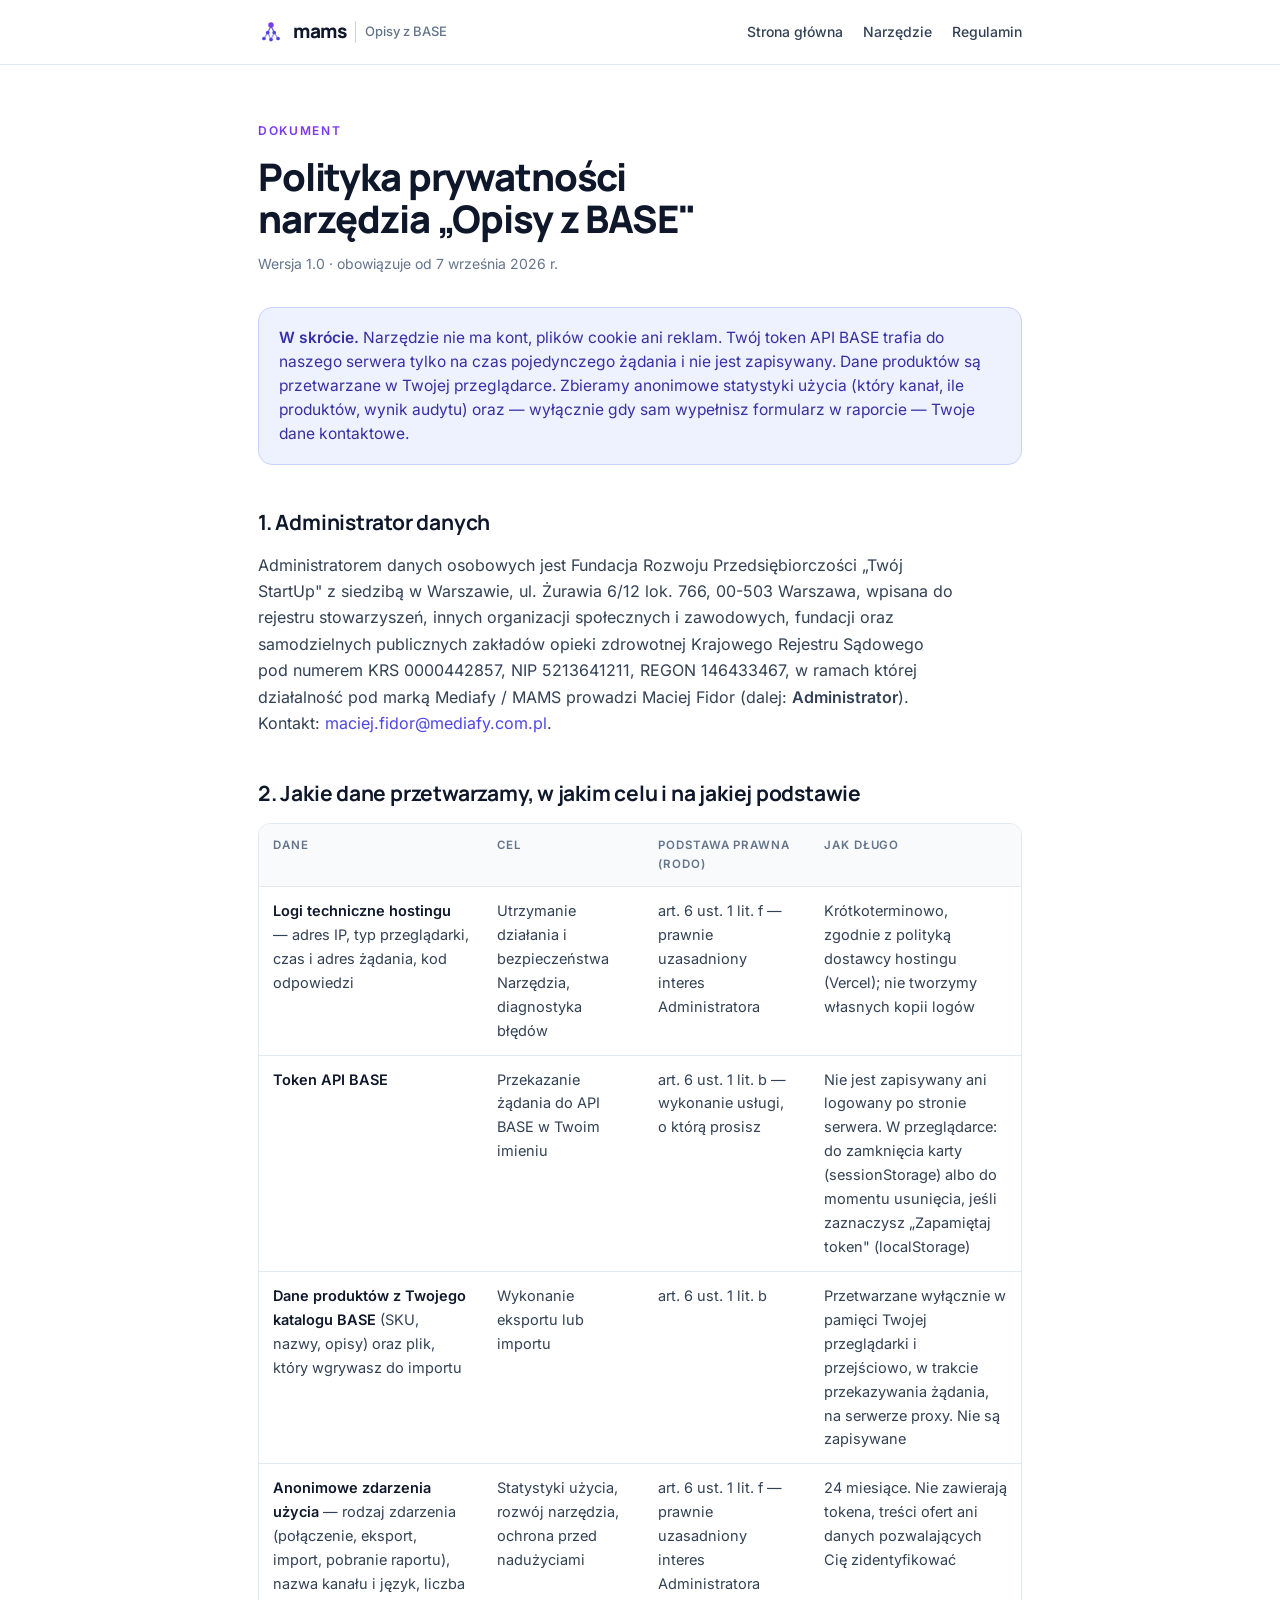
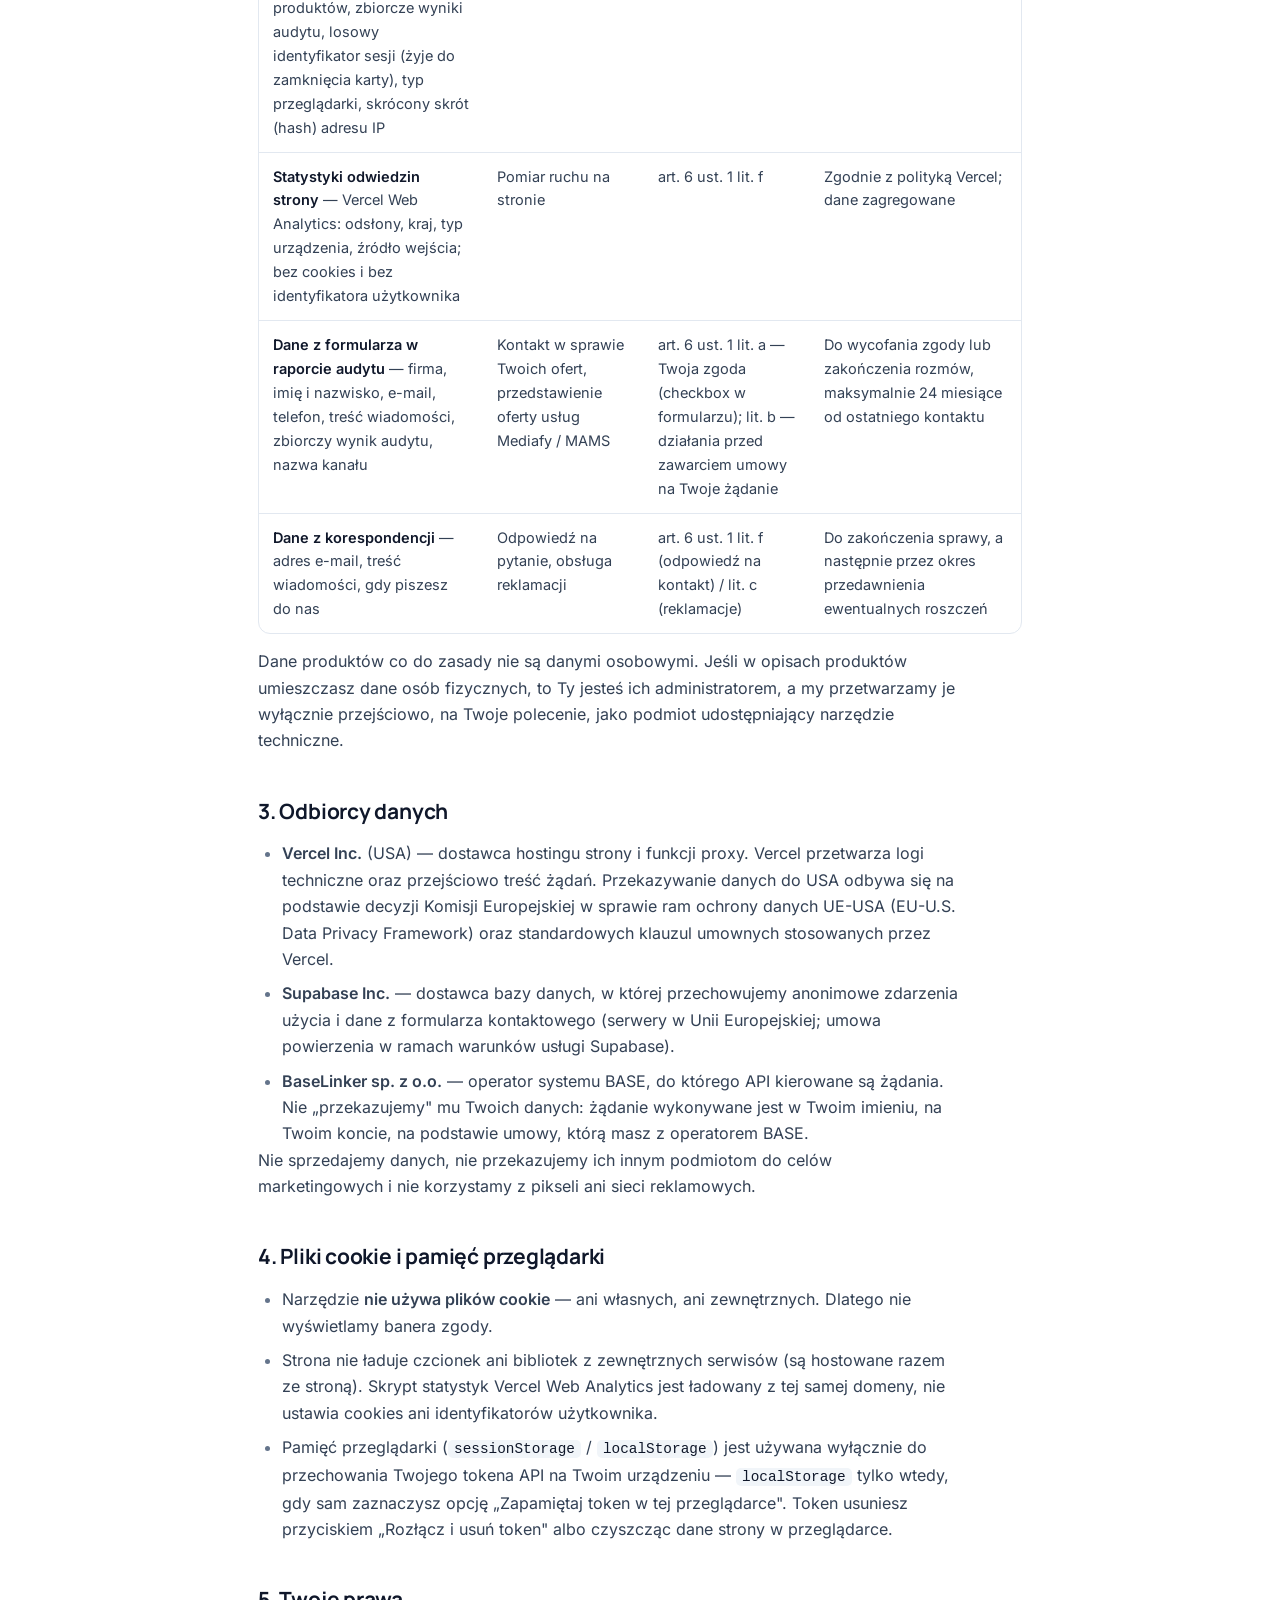
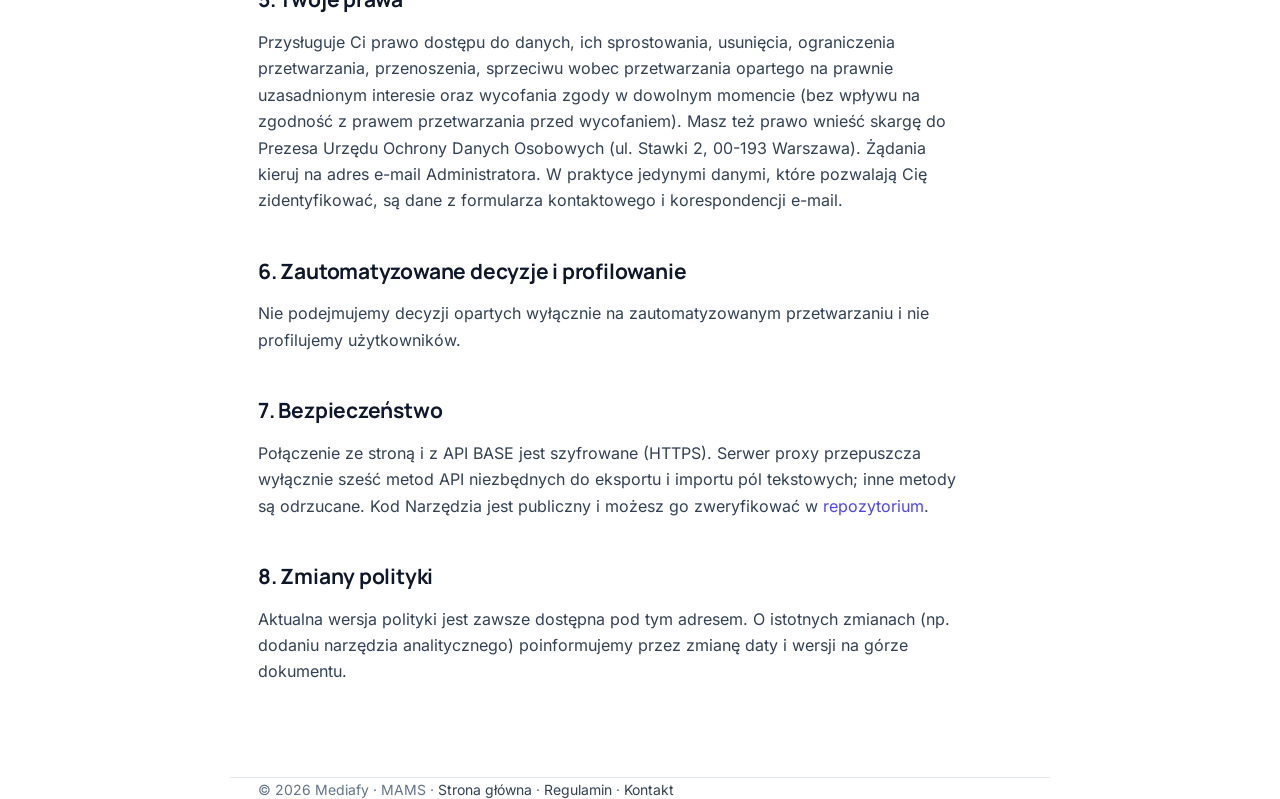
<file: polityka-prywatnosci.html>
<!DOCTYPE html>
<html lang="pl">
<head>
<meta charset="utf-8">
<meta name="viewport" content="width=device-width, initial-scale=1">
<title>Polityka prywatności — Opisy z BASE</title>
<meta name="robots" content="noindex">
<link rel="icon" href="favicon.svg" type="image/svg+xml">
<link rel="stylesheet" href="fonts.css">
<link rel="stylesheet" href="doc.css">
</head>
<body>
<div class="nav"><div class="wrap">
  <a class="brand" href="/"><svg width="26" height="26" viewBox="0 0 48 48" fill="none" aria-hidden="true"><g stroke="#4F46E5" stroke-width="2.4" stroke-linecap="round"><path d="M11 36 L18 25" opacity=".55"/><path d="M24 38 L18 25" opacity=".55"/><path d="M24 38 L30 25" opacity=".55"/><path d="M37 36 L30 25" opacity=".55"/><path d="M18 25 L24 13" opacity=".85"/><path d="M30 25 L24 13" opacity=".85"/></g><g fill="#4F46E5"><circle cx="11" cy="36" r="3.4"/><circle cx="24" cy="38" r="3.4"/><circle cx="37" cy="36" r="3.4"/><circle cx="18" cy="25" r="3.4"/><circle cx="30" cy="25" r="3.4"/></g><circle cx="24" cy="11" r="5" fill="#7C3AED"/></svg>mams <small>Opisy z BASE</small></a>
  <nav><a href="/">Strona główna</a><a href="/app">Narzędzie</a><a href="/regulamin">Regulamin</a></nav>
</div></div>

<main class="wrap doc">
  <div class="eyebrow">Dokument</div>
  <h1>Polityka prywatności narzędzia „Opisy z BASE"</h1>
  <p class="meta">Wersja 1.0 · obowiązuje od 7 września 2026 r.</p>

  <div class="summary">
    <b>W skrócie.</b> Narzędzie nie ma kont, plików cookie ani reklam. Twój token API BASE trafia do naszego serwera tylko na czas pojedynczego żądania i nie jest zapisywany. Dane produktów są przetwarzane w Twojej przeglądarce. Zbieramy anonimowe statystyki użycia (który kanał, ile produktów, wynik audytu) oraz — wyłącznie gdy sam wypełnisz formularz w raporcie — Twoje dane kontaktowe.
  </div>

  <h2>1. Administrator danych</h2>
  <p>Administratorem danych osobowych jest Fundacja Rozwoju Przedsiębiorczości „Twój StartUp" z siedzibą w Warszawie, ul. Żurawia 6/12 lok. 766, 00-503 Warszawa, wpisana do rejestru stowarzyszeń, innych organizacji społecznych i zawodowych, fundacji oraz samodzielnych publicznych zakładów opieki zdrowotnej Krajowego Rejestru Sądowego pod numerem KRS 0000442857, NIP 5213641211, REGON 146433467, w ramach której działalność pod marką Mediafy / MAMS prowadzi Maciej Fidor (dalej: <b>Administrator</b>). Kontakt: <a href="mailto:maciej.fidor@mediafy.com.pl">maciej.fidor@mediafy.com.pl</a>.</p>

  <h2>2. Jakie dane przetwarzamy, w jakim celu i na jakiej podstawie</h2>
  <div class="tbl-wrap"><table>
    <tr><th>Dane</th><th>Cel</th><th>Podstawa prawna (RODO)</th><th>Jak długo</th></tr>
    <tr>
      <td><b>Logi techniczne hostingu</b> — adres IP, typ przeglądarki, czas i adres żądania, kod odpowiedzi</td>
      <td>Utrzymanie działania i bezpieczeństwa Narzędzia, diagnostyka błędów</td>
      <td>art. 6 ust. 1 lit. f — prawnie uzasadniony interes Administratora</td>
      <td>Krótkoterminowo, zgodnie z polityką dostawcy hostingu (Vercel); nie tworzymy własnych kopii logów</td>
    </tr>
    <tr>
      <td><b>Token API BASE</b></td>
      <td>Przekazanie żądania do API BASE w Twoim imieniu</td>
      <td>art. 6 ust. 1 lit. b — wykonanie usługi, o którą prosisz</td>
      <td>Nie jest zapisywany ani logowany po stronie serwera. W przeglądarce: do zamknięcia karty (sessionStorage) albo do momentu usunięcia, jeśli zaznaczysz „Zapamiętaj token" (localStorage)</td>
    </tr>
    <tr>
      <td><b>Dane produktów z Twojego katalogu BASE</b> (SKU, nazwy, opisy) oraz plik, który wgrywasz do importu</td>
      <td>Wykonanie eksportu lub importu</td>
      <td>art. 6 ust. 1 lit. b</td>
      <td>Przetwarzane wyłącznie w pamięci Twojej przeglądarki i przejściowo, w trakcie przekazywania żądania, na serwerze proxy. Nie są zapisywane</td>
    </tr>
    <tr>
      <td><b>Anonimowe zdarzenia użycia</b> — rodzaj zdarzenia (połączenie, eksport, import, pobranie raportu), nazwa kanału i język, liczba produktów, zbiorcze wyniki audytu, losowy identyfikator sesji (żyje do zamknięcia karty), typ przeglądarki, skrócony skrót (hash) adresu IP</td>
      <td>Statystyki użycia, rozwój narzędzia, ochrona przed nadużyciami</td>
      <td>art. 6 ust. 1 lit. f — prawnie uzasadniony interes Administratora</td>
      <td>24 miesiące. Nie zawierają tokena, treści ofert ani danych pozwalających Cię zidentyfikować</td>
    </tr>
    <tr>
      <td><b>Statystyki odwiedzin strony</b> — Vercel Web Analytics: odsłony, kraj, typ urządzenia, źródło wejścia; bez cookies i bez identyfikatora użytkownika</td>
      <td>Pomiar ruchu na stronie</td>
      <td>art. 6 ust. 1 lit. f</td>
      <td>Zgodnie z polityką Vercel; dane zagregowane</td>
    </tr>
    <tr>
      <td><b>Dane z formularza w raporcie audytu</b> — firma, imię i nazwisko, e-mail, telefon, treść wiadomości, zbiorczy wynik audytu, nazwa kanału</td>
      <td>Kontakt w sprawie Twoich ofert, przedstawienie oferty usług Mediafy / MAMS</td>
      <td>art. 6 ust. 1 lit. a — Twoja zgoda (checkbox w formularzu); lit. b — działania przed zawarciem umowy na Twoje żądanie</td>
      <td>Do wycofania zgody lub zakończenia rozmów, maksymalnie 24 miesiące od ostatniego kontaktu</td>
    </tr>
    <tr>
      <td><b>Dane z korespondencji</b> — adres e-mail, treść wiadomości, gdy piszesz do nas</td>
      <td>Odpowiedź na pytanie, obsługa reklamacji</td>
      <td>art. 6 ust. 1 lit. f (odpowiedź na kontakt) / lit. c (reklamacje)</td>
      <td>Do zakończenia sprawy, a następnie przez okres przedawnienia ewentualnych roszczeń</td>
    </tr>
  </table></div>
  <p>Dane produktów co do zasady nie są danymi osobowymi. Jeśli w opisach produktów umieszczasz dane osób fizycznych, to Ty jesteś ich administratorem, a my przetwarzamy je wyłącznie przejściowo, na Twoje polecenie, jako podmiot udostępniający narzędzie techniczne.</p>

  <h2>3. Odbiorcy danych</h2>
  <ul>
    <li><b>Vercel Inc.</b> (USA) — dostawca hostingu strony i funkcji proxy. Vercel przetwarza logi techniczne oraz przejściowo treść żądań. Przekazywanie danych do USA odbywa się na podstawie decyzji Komisji Europejskiej w sprawie ram ochrony danych UE-USA (EU-U.S. Data Privacy Framework) oraz standardowych klauzul umownych stosowanych przez Vercel.</li>
    <li><b>Supabase Inc.</b> — dostawca bazy danych, w której przechowujemy anonimowe zdarzenia użycia i dane z formularza kontaktowego (serwery w Unii Europejskiej; umowa powierzenia w ramach warunków usługi Supabase).</li>
    <li><b>BaseLinker sp. z o.o.</b> — operator systemu BASE, do którego API kierowane są żądania. Nie „przekazujemy" mu Twoich danych: żądanie wykonywane jest w Twoim imieniu, na Twoim koncie, na podstawie umowy, którą masz z operatorem BASE.</li>
  </ul>
  <p>Nie sprzedajemy danych, nie przekazujemy ich innym podmiotom do celów marketingowych i nie korzystamy z pikseli ani sieci reklamowych.</p>

  <h2>4. Pliki cookie i pamięć przeglądarki</h2>
  <ul>
    <li>Narzędzie <b>nie używa plików cookie</b> — ani własnych, ani zewnętrznych. Dlatego nie wyświetlamy banera zgody.</li>
    <li>Strona nie ładuje czcionek ani bibliotek z zewnętrznych serwisów (są hostowane razem ze stroną). Skrypt statystyk Vercel Web Analytics jest ładowany z tej samej domeny, nie ustawia cookies ani identyfikatorów użytkownika.</li>
    <li>Pamięć przeglądarki (<span class="mono">sessionStorage</span> / <span class="mono">localStorage</span>) jest używana wyłącznie do przechowania Twojego tokena API na Twoim urządzeniu — <span class="mono">localStorage</span> tylko wtedy, gdy sam zaznaczysz opcję „Zapamiętaj token w tej przeglądarce". Token usuniesz przyciskiem „Rozłącz i usuń token" albo czyszcząc dane strony w przeglądarce.</li>
  </ul>

  <h2>5. Twoje prawa</h2>
  <p>Przysługuje Ci prawo dostępu do danych, ich sprostowania, usunięcia, ograniczenia przetwarzania, przenoszenia, sprzeciwu wobec przetwarzania opartego na prawnie uzasadnionym interesie oraz wycofania zgody w dowolnym momencie (bez wpływu na zgodność z prawem przetwarzania przed wycofaniem). Masz też prawo wnieść skargę do Prezesa Urzędu Ochrony Danych Osobowych (ul. Stawki 2, 00-193 Warszawa). Żądania kieruj na adres e-mail Administratora. W praktyce jedynymi danymi, które pozwalają Cię zidentyfikować, są dane z formularza kontaktowego i korespondencji e-mail.</p>

  <h2>6. Zautomatyzowane decyzje i profilowanie</h2>
  <p>Nie podejmujemy decyzji opartych wyłącznie na zautomatyzowanym przetwarzaniu i nie profilujemy użytkowników.</p>

  <h2>7. Bezpieczeństwo</h2>
  <p>Połączenie ze stroną i z API BASE jest szyfrowane (HTTPS). Serwer proxy przepuszcza wyłącznie sześć metod API niezbędnych do eksportu i importu pól tekstowych; inne metody są odrzucane. Kod Narzędzia jest publiczny i możesz go zweryfikować w <a href="https://github.com/feedor24/opisy-z-base" target="_blank" rel="noopener">repozytorium</a>.</p>

  <h2>8. Zmiany polityki</h2>
  <p>Aktualna wersja polityki jest zawsze dostępna pod tym adresem. O istotnych zmianach (np. dodaniu narzędzia analitycznego) poinformujemy przez zmianę daty i wersji na górze dokumentu.</p>
</main>

<footer class="wrap">© 2026 Mediafy · MAMS · <a href="/">Strona główna</a> · <a href="/regulamin">Regulamin</a> · <a href="mailto:maciej.fidor@mediafy.com.pl">Kontakt</a></footer>
</body>
</html>
</file>
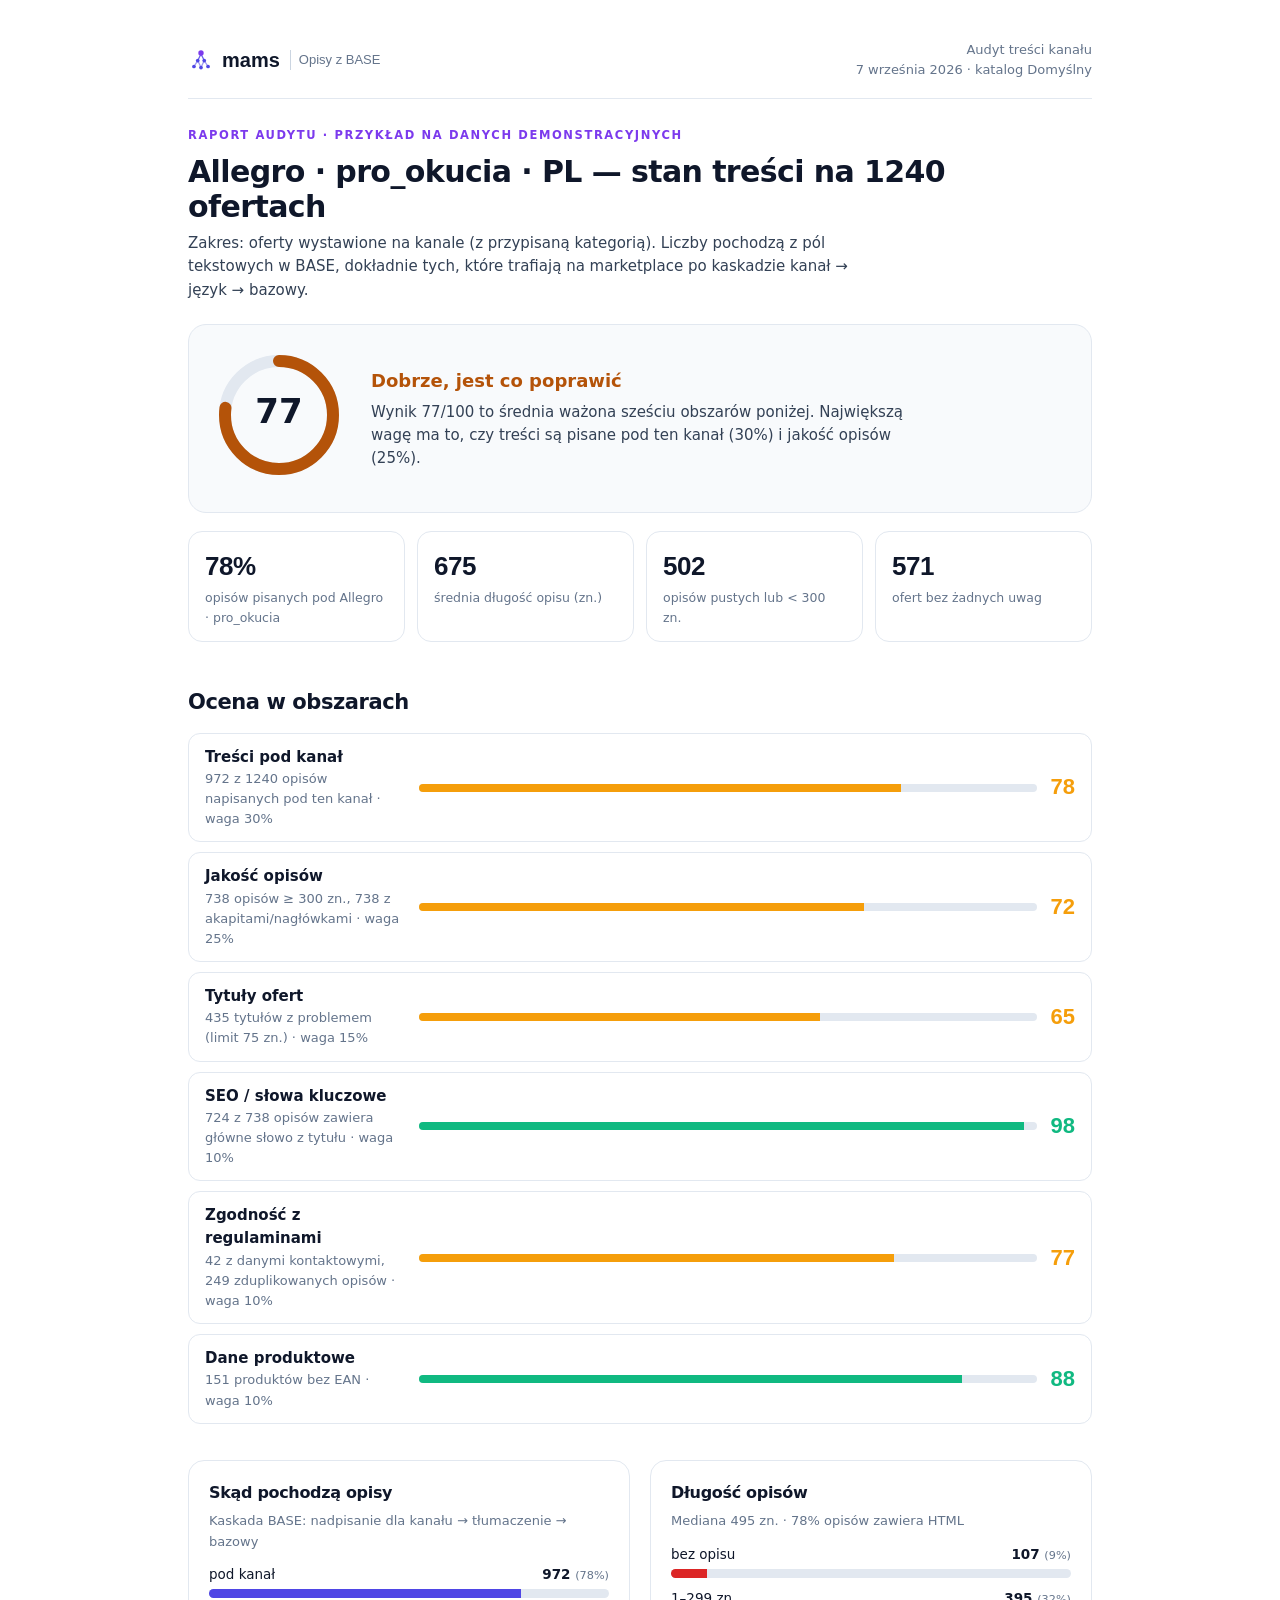
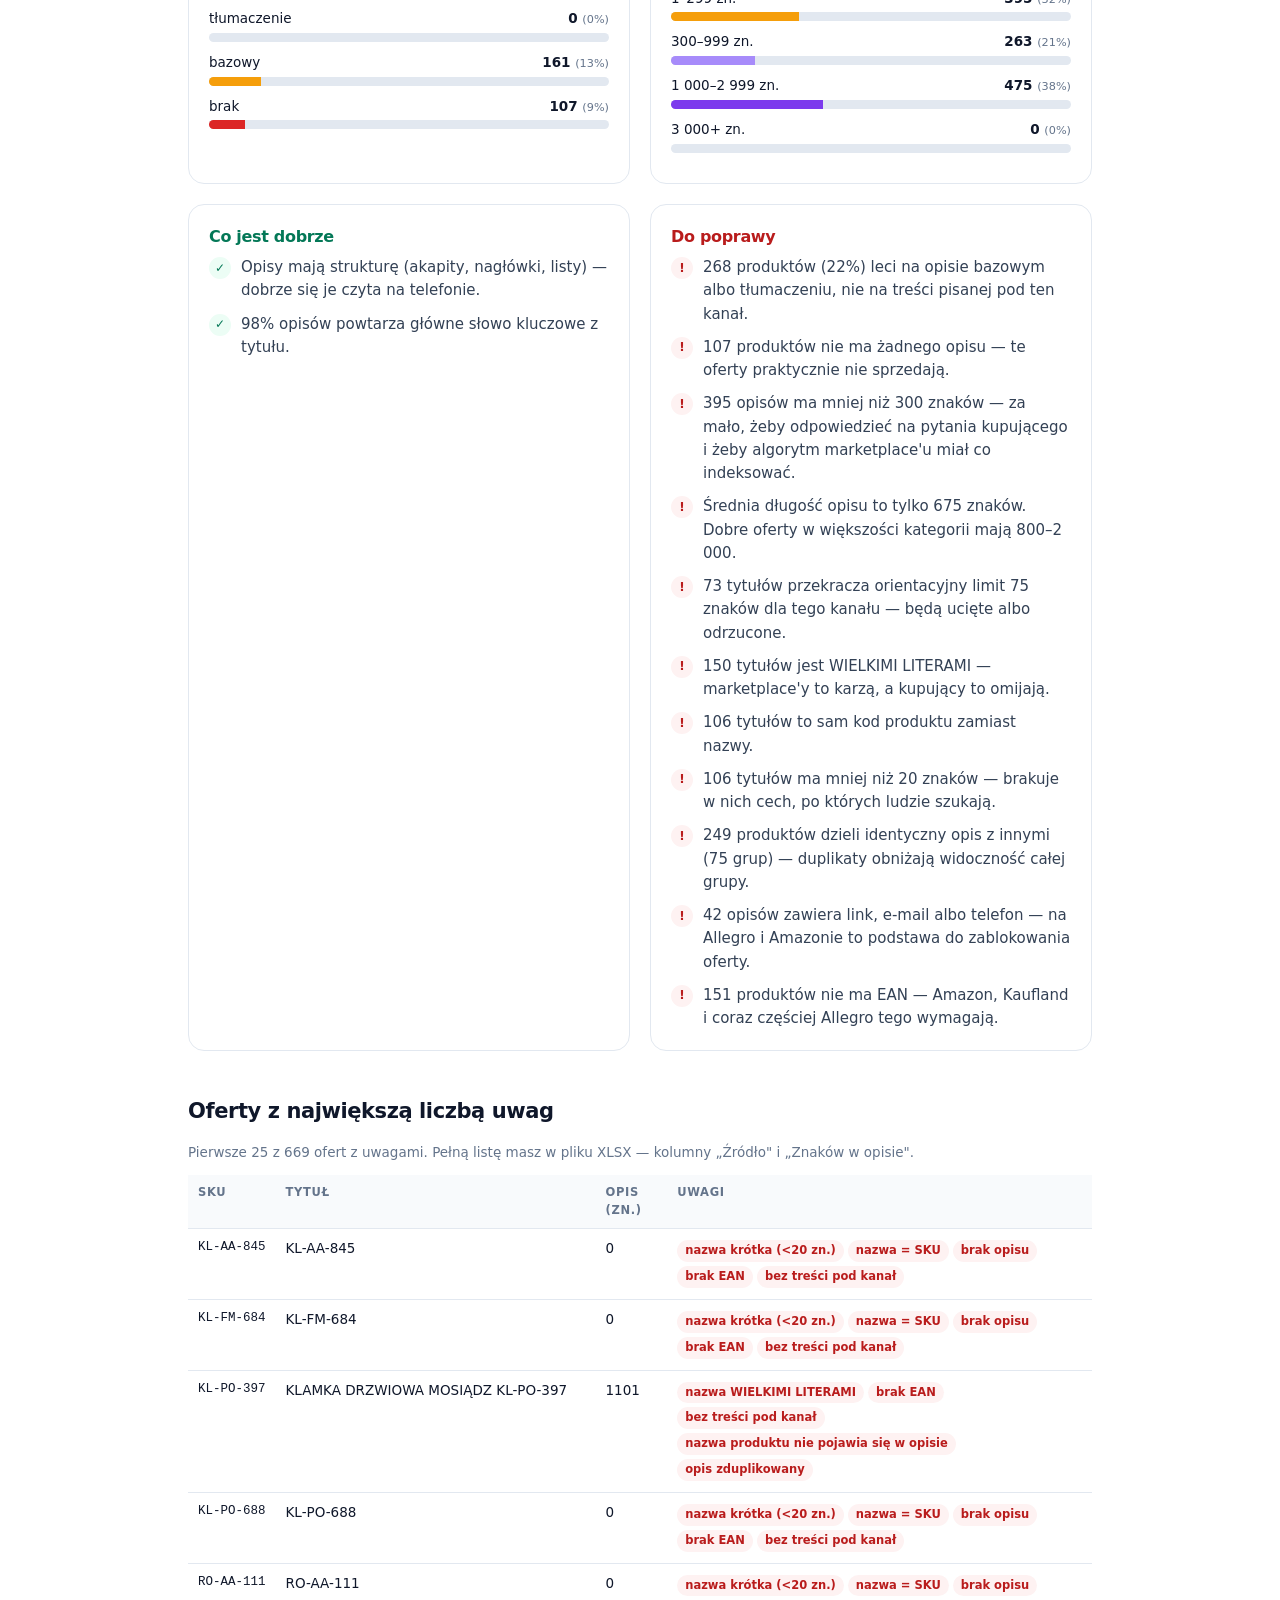
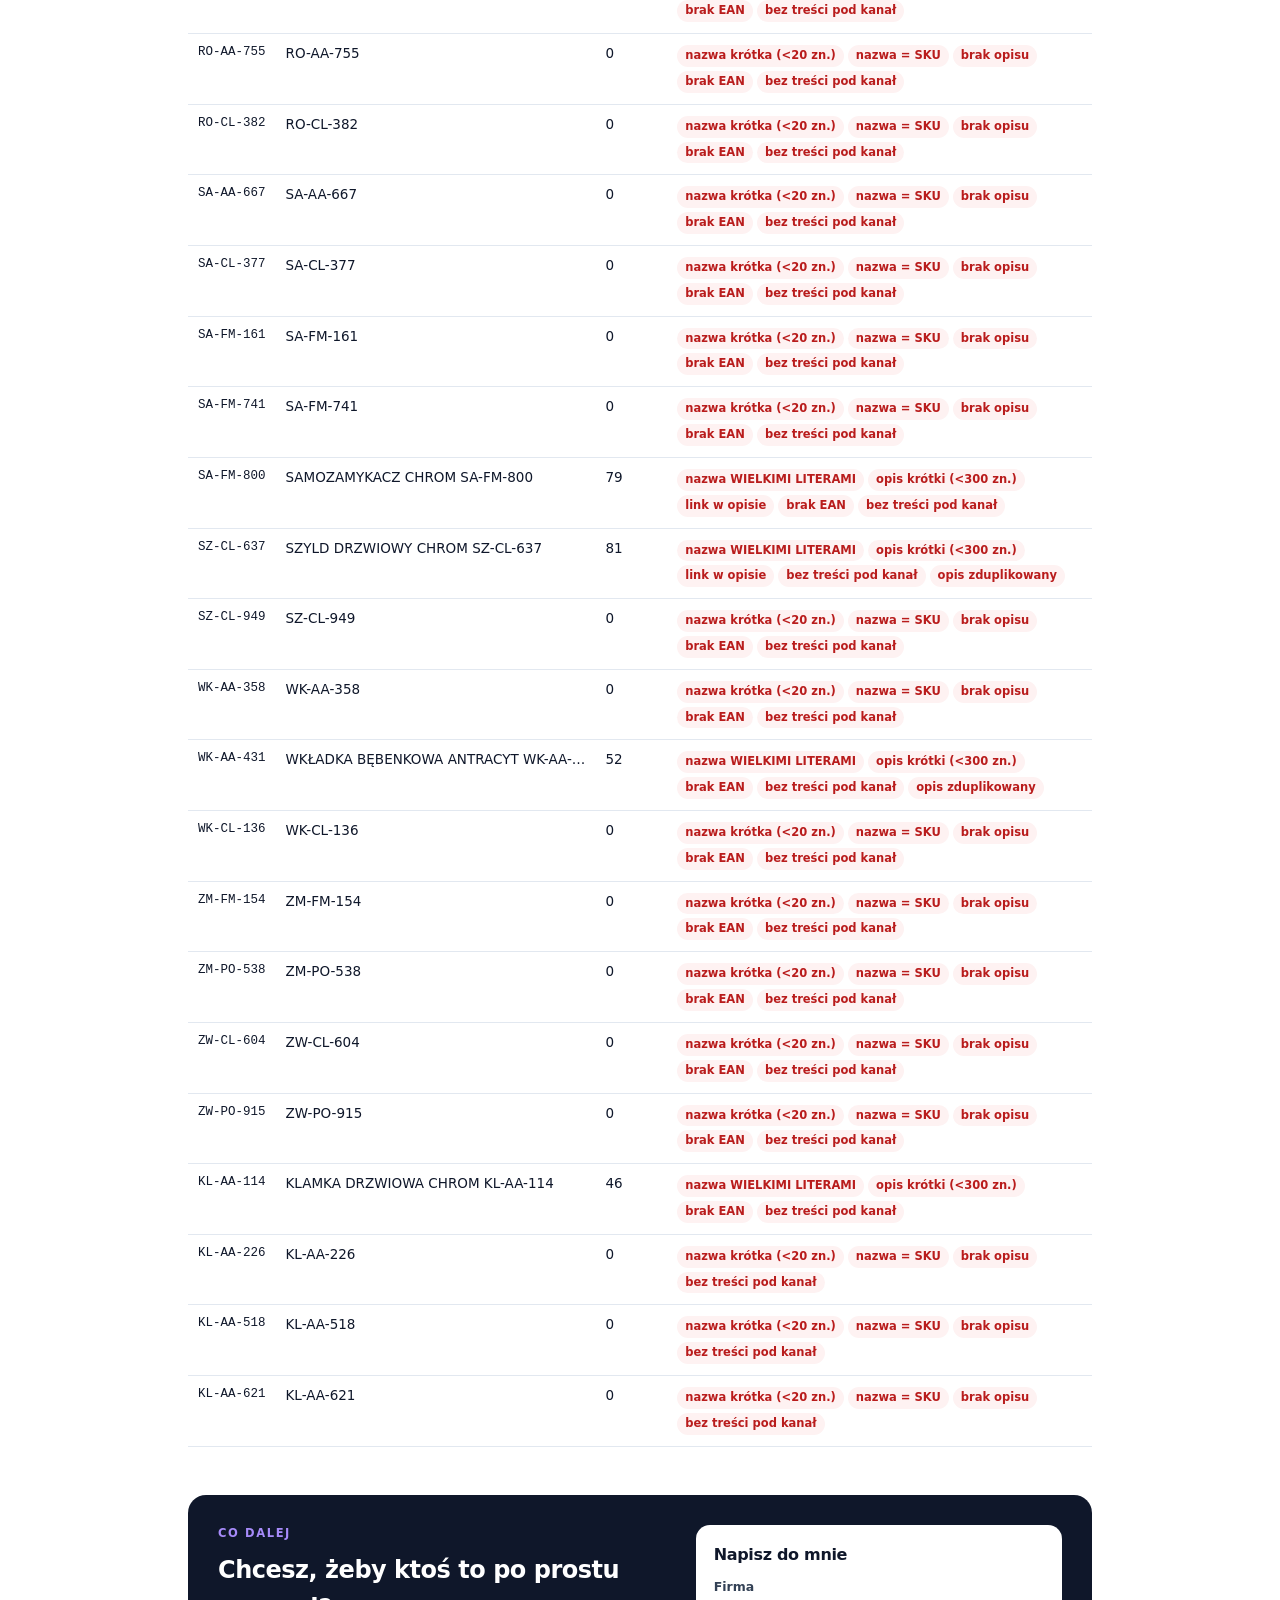
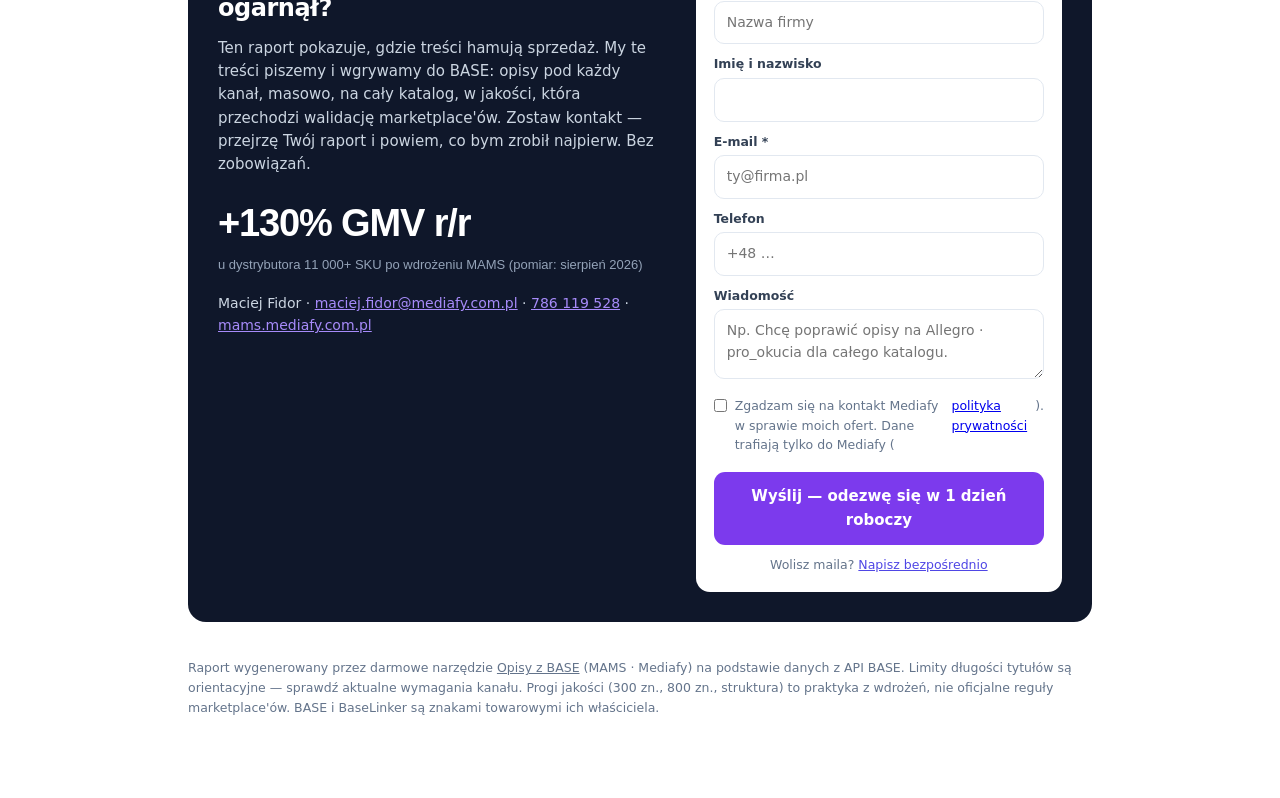
<file: raport-demo.html>
<!DOCTYPE html><html lang="pl"><head><meta charset="utf-8"><meta name="viewport" content="width=device-width,initial-scale=1"><title>Audyt treści — Allegro · pro_okucia — 7 września 2026</title><style>:root{--ink:#0F172A;--soft:#334155;--muted:#64748B;--line:#E2E8F0;--surface:#F8FAFC;--primary:#4F46E5;--accent:#7C3AED}*{box-sizing:border-box;margin:0;padding:0}body{font-family:Inter,system-ui,-apple-system,"Segoe UI",sans-serif;color:var(--ink);background:#fff;line-height:1.55;font-size:15px}.wrap{max-width:960px;margin:0 auto;padding:40px 28px 80px}h1,h2,h3{font-family:Manrope,Inter,system-ui,sans-serif;letter-spacing:-.02em}h1{font-size:30px;font-weight:800;line-height:1.15}h2{font-size:21px;font-weight:800;margin:44px 0 14px}h3{font-size:16px;font-weight:700;margin-bottom:6px}.top{display:flex;justify-content:space-between;align-items:center;gap:16px;border-bottom:1px solid var(--line);padding-bottom:18px;margin-bottom:28px;flex-wrap:wrap}.brand{font-family:Manrope,Inter,sans-serif;font-weight:800;font-size:20px;display:flex;align-items:center;gap:8px}.brand small{font-family:Inter,sans-serif;font-weight:500;color:var(--muted);font-size:13px;border-left:1px solid #CBD5E1;padding-left:8px;margin-left:2px}.meta{color:var(--muted);font-size:13px;text-align:right}.eyebrow{font-size:11.5px;font-weight:600;letter-spacing:.14em;text-transform:uppercase;color:var(--accent);margin-bottom:10px}.hero{display:grid;grid-template-columns:auto 1fr;gap:28px;align-items:center;background:var(--surface);border:1px solid var(--line);border-radius:18px;padding:26px;margin-top:22px}.hero .g{font-weight:700;font-size:18px}.hero p{color:var(--soft);margin-top:6px;max-width:60ch}.kpis{display:grid;grid-template-columns:repeat(4,1fr);gap:12px;margin-top:18px}.kpi{border:1px solid var(--line);border-radius:14px;padding:14px 16px}.kpi .v{font-family:Manrope,Inter,sans-serif;font-weight:800;font-size:26px;letter-spacing:-.02em;font-variant-numeric:tabular-nums}.kpi .l{font-size:12.5px;color:var(--muted);margin-top:2px}.areas{display:grid;gap:10px}.area{display:grid;grid-template-columns:200px 1fr auto;gap:14px;align-items:center;border:1px solid var(--line);border-radius:12px;padding:12px 16px}.area .t{font-weight:600}.area .d{font-size:13px;color:var(--muted)}.area .s{font-family:Manrope,Inter,sans-serif;font-weight:800;font-size:22px;font-variant-numeric:tabular-nums}.area .bt{height:8px;background:var(--line);border-radius:4px;overflow:hidden}.area .bt i{display:block;height:100%}.two{display:grid;grid-template-columns:1fr 1fr;gap:20px}.card{border:1px solid var(--line);border-radius:16px;padding:20px}.bar{margin-bottom:10px}.bl{display:flex;justify-content:space-between;font-size:13.5px;margin-bottom:4px}.bl b{font-variant-numeric:tabular-nums}.bl small{color:var(--muted);font-weight:500}.bt{height:9px;background:var(--line);border-radius:5px;overflow:hidden}.bt i{display:block;height:100%}.list{list-style:none;display:grid;gap:10px}.list li{display:flex;gap:10px;align-items:flex-start;color:var(--soft)}.list li::before{content:"";flex-shrink:0;width:22px;height:22px;border-radius:50%;margin-top:1px;font-size:12px;font-weight:700;display:flex;align-items:center;justify-content:center}.good li::before{content:"✓";background:#ECFDF5;color:#047857}.fix li::before{content:"!";background:#FEF2F2;color:#B91C1C}table{width:100%;border-collapse:collapse;font-size:13.5px}th,td{text-align:left;padding:9px 10px;border-bottom:1px solid var(--line);vertical-align:top}th{background:var(--surface);color:var(--muted);font-size:11.5px;font-weight:600;letter-spacing:.06em;text-transform:uppercase}td.sku{font-family:ui-monospace,Menlo,Consolas,monospace;font-size:12.5px;white-space:nowrap}td.nm{max-width:320px;overflow:hidden;text-overflow:ellipsis;white-space:nowrap}.tag{display:inline-block;background:#FEF2F2;color:#B91C1C;border-radius:999px;padding:2px 8px;font-size:11.5px;font-weight:600;margin:2px 4px 2px 0}.cta{background:var(--ink);color:#F8FAFC;border-radius:18px;padding:30px;margin-top:48px;display:grid;grid-template-columns:1.1fr .9fr;gap:30px}.cta h2{color:#fff;margin:0 0 10px;font-size:24px}.cta p{color:#CBD5E1;max-width:52ch}.cta .stat{font-family:Manrope,Inter,sans-serif;font-weight:800;font-size:38px;color:#fff;margin-top:18px;letter-spacing:-.03em}.cta .stat small{display:block;font-family:Inter,sans-serif;font-weight:400;font-size:13px;color:#94A3B8;letter-spacing:0;margin-top:2px}.form{background:#fff;border-radius:14px;padding:18px;color:var(--ink)}.form label{display:block;font-size:12.5px;font-weight:600;color:var(--soft);margin:10px 0 4px}.form input,.form textarea{width:100%;border:1.5px solid var(--line);border-radius:10px;padding:10px 12px;font:inherit;font-size:14px}.form textarea{min-height:70px;resize:vertical}.form .cb{display:flex;gap:8px;align-items:flex-start;font-size:12.5px;color:var(--muted);margin-top:10px;font-weight:400}.form button{width:100%;margin-top:14px;border:0;background:var(--accent);color:#fff;font:inherit;font-weight:600;font-size:15px;padding:13px;border-radius:11px;cursor:pointer}.form button:disabled{opacity:.6}.form .ok{background:#ECFDF5;color:#047857;border-radius:10px;padding:12px;font-weight:600;margin-top:12px}.form .err{color:#B91C1C;font-size:13px;margin-top:8px}.form .alt{font-size:12.5px;color:var(--muted);margin-top:10px;text-align:center}.form .alt a{color:var(--primary)}.foot{margin-top:36px;color:var(--muted);font-size:12.5px;line-height:1.6}.foot a{color:var(--muted)}@media(max-width:760px){.wrap{padding:24px 18px 60px}.hero,.two,.cta{grid-template-columns:1fr}.kpis{grid-template-columns:1fr 1fr}.area{grid-template-columns:1fr;gap:6px}.meta{text-align:left}}@media print{.wrap{padding:0}.cta{break-inside:avoid}.form button{display:none}}</style></head><body><div class="wrap"><div class="top"><div class="brand"><svg width="26" height="26" viewBox="0 0 48 48" fill="none"><g stroke="#4F46E5" stroke-width="2.4" stroke-linecap="round"><path d="M11 36 L18 25" opacity=".55"/><path d="M24 38 L18 25" opacity=".55"/><path d="M24 38 L30 25" opacity=".55"/><path d="M37 36 L30 25" opacity=".55"/><path d="M18 25 L24 13" opacity=".85"/><path d="M30 25 L24 13" opacity=".85"/></g><g fill="#4F46E5"><circle cx="11" cy="36" r="3.4"/><circle cx="24" cy="38" r="3.4"/><circle cx="37" cy="36" r="3.4"/><circle cx="18" cy="25" r="3.4"/><circle cx="30" cy="25" r="3.4"/></g><circle cx="24" cy="11" r="5" fill="#7C3AED"/></svg>mams <small>Opisy z BASE</small></div><div class="meta">Audyt treści kanału<br>7 września 2026 · katalog Domyślny</div></div><div class="eyebrow">Raport audytu · PRZYKŁAD NA DANYCH DEMONSTRACYJNYCH</div><h1>Allegro · pro_okucia · PL — stan treści na 1240 ofertach</h1><p style="color:var(--soft);margin-top:8px;max-width:70ch">Zakres: oferty wystawione na kanale (z przypisaną kategorią). Liczby pochodzą z pól tekstowych w BASE, dokładnie tych, które trafiają na marketplace po kaskadzie kanał → język → bazowy.</p><div class="hero"><div><svg viewBox="0 0 128 128" width="128" height="128"><circle cx="64" cy="64" r="54" fill="none" stroke="#E2E8F0" stroke-width="12"/><circle cx="64" cy="64" r="54" fill="none" stroke="#B45309" stroke-width="12" stroke-linecap="round" stroke-dasharray="339.3" stroke-dashoffset="78.0" transform="rotate(-90 64 64)"/><text x="64" y="72" text-anchor="middle" font-family="Manrope,Inter,system-ui" font-weight="800" font-size="34" fill="#0F172A">77</text></svg></div><div><div class="g" style="color:#B45309">Dobrze, jest co poprawić</div><p>Wynik 77/100 to średnia ważona sześciu obszarów poniżej. Największą wagę ma to, czy treści są pisane pod ten kanał (30%) i jakość opisów (25%).</p></div></div><div class="kpis"><div class="kpi"><div class="v">78%</div><div class="l">opisów pisanych pod Allegro · pro_okucia</div></div><div class="kpi"><div class="v">675</div><div class="l">średnia długość opisu (zn.)</div></div><div class="kpi"><div class="v">502</div><div class="l">opisów pustych lub &lt; 300 zn.</div></div><div class="kpi"><div class="v">571</div><div class="l">ofert bez żadnych uwag</div></div></div><h2>Ocena w obszarach</h2><div class="areas"><div class="area"><div><div class="t">Treści pod kanał</div><div class="d">972 z 1240 opisów napisanych pod ten kanał · waga 30%</div></div><div class="bt"><i style="width:78%;background:#F59E0B"></i></div><div class="s" style="color:#F59E0B">78</div></div><div class="area"><div><div class="t">Jakość opisów</div><div class="d">738 opisów ≥ 300 zn., 738 z akapitami/nagłówkami · waga 25%</div></div><div class="bt"><i style="width:72%;background:#F59E0B"></i></div><div class="s" style="color:#F59E0B">72</div></div><div class="area"><div><div class="t">Tytuły ofert</div><div class="d">435 tytułów z problemem (limit 75 zn.) · waga 15%</div></div><div class="bt"><i style="width:65%;background:#F59E0B"></i></div><div class="s" style="color:#F59E0B">65</div></div><div class="area"><div><div class="t">SEO / słowa kluczowe</div><div class="d">724 z 738 opisów zawiera główne słowo z tytułu · waga 10%</div></div><div class="bt"><i style="width:98%;background:#10B981"></i></div><div class="s" style="color:#10B981">98</div></div><div class="area"><div><div class="t">Zgodność z regulaminami</div><div class="d">42 z danymi kontaktowymi, 249 zduplikowanych opisów · waga 10%</div></div><div class="bt"><i style="width:77%;background:#F59E0B"></i></div><div class="s" style="color:#F59E0B">77</div></div><div class="area"><div><div class="t">Dane produktowe</div><div class="d">151 produktów bez EAN · waga 10%</div></div><div class="bt"><i style="width:88%;background:#10B981"></i></div><div class="s" style="color:#10B981">88</div></div></div><div class="two" style="margin-top:36px"><div class="card"><h3>Skąd pochodzą opisy</h3><p style="font-size:13px;color:var(--muted);margin-bottom:12px">Kaskada BASE: nadpisanie dla kanału → tłumaczenie → bazowy</p><div class="bar"><div class="bl"><span>pod kanał</span><b>972 <small>(78%)</small></b></div><div class="bt"><i style="width:78%;background:#4F46E5"></i></div></div><div class="bar"><div class="bl"><span>tłumaczenie</span><b>0 <small>(0%)</small></b></div><div class="bt"><i style="width:0%;background:#10B981"></i></div></div><div class="bar"><div class="bl"><span>bazowy</span><b>161 <small>(13%)</small></b></div><div class="bt"><i style="width:13%;background:#F59E0B"></i></div></div><div class="bar"><div class="bl"><span>brak</span><b>107 <small>(9%)</small></b></div><div class="bt"><i style="width:9%;background:#DC2626"></i></div></div></div><div class="card"><h3>Długość opisów</h3><p style="font-size:13px;color:var(--muted);margin-bottom:12px">Mediana 495 zn. · 78% opisów zawiera HTML</p><div class="bar"><div class="bl"><span>bez opisu</span><b>107 <small>(9%)</small></b></div><div class="bt"><i style="width:9%;background:#DC2626"></i></div></div><div class="bar"><div class="bl"><span>1–299 zn.</span><b>395 <small>(32%)</small></b></div><div class="bt"><i style="width:32%;background:#F59E0B"></i></div></div><div class="bar"><div class="bl"><span>300–999 zn.</span><b>263 <small>(21%)</small></b></div><div class="bt"><i style="width:21%;background:#A78BFA"></i></div></div><div class="bar"><div class="bl"><span>1 000–2 999 zn.</span><b>475 <small>(38%)</small></b></div><div class="bt"><i style="width:38%;background:#7C3AED"></i></div></div><div class="bar"><div class="bl"><span>3 000+ zn.</span><b>0 <small>(0%)</small></b></div><div class="bt"><i style="width:0%;background:#4F46E5"></i></div></div></div></div><div class="two" style="margin-top:20px"><div class="card"><h3 style="color:#047857">Co jest dobrze</h3><ul class="list good"><li>Opisy mają strukturę (akapity, nagłówki, listy) — dobrze się je czyta na telefonie.</li><li>98% opisów powtarza główne słowo kluczowe z tytułu.</li></ul></div><div class="card"><h3 style="color:#B91C1C">Do poprawy</h3><ul class="list fix"><li>268 produktów (22%) leci na opisie bazowym albo tłumaczeniu, nie na treści pisanej pod ten kanał.</li><li>107 produktów nie ma żadnego opisu — te oferty praktycznie nie sprzedają.</li><li>395 opisów ma mniej niż 300 znaków — za mało, żeby odpowiedzieć na pytania kupującego i żeby algorytm marketplace'u miał co indeksować.</li><li>Średnia długość opisu to tylko 675 znaków. Dobre oferty w większości kategorii mają 800–2 000.</li><li>73 tytułów przekracza orientacyjny limit 75 znaków dla tego kanału — będą ucięte albo odrzucone.</li><li>150 tytułów jest WIELKIMI LITERAMI — marketplace'y to karzą, a kupujący to omijają.</li><li>106 tytułów to sam kod produktu zamiast nazwy.</li><li>106 tytułów ma mniej niż 20 znaków — brakuje w nich cech, po których ludzie szukają.</li><li>249 produktów dzieli identyczny opis z innymi (75 grup) — duplikaty obniżają widoczność całej grupy.</li><li>42 opisów zawiera link, e-mail albo telefon — na Allegro i Amazonie to podstawa do zablokowania oferty.</li><li>151 produktów nie ma EAN — Amazon, Kaufland i coraz częściej Allegro tego wymagają.</li></ul></div></div><h2>Oferty z największą liczbą uwag</h2><p style="color:var(--muted);font-size:13.5px;margin-bottom:12px">Pierwsze 25 z 669 ofert z uwagami. Pełną listę masz w pliku XLSX — kolumny „Źródło" i „Znaków w opisie".</p><div style="overflow-x:auto"><table><tr><th>SKU</th><th>Tytuł</th><th>Opis (zn.)</th><th>Uwagi</th></tr><tr><td class="sku">KL-AA-845</td><td class="nm" title="KL-AA-845">KL-AA-845</td><td>0</td><td><span class="tag">nazwa krótka (&lt;20 zn.)</span><span class="tag">nazwa = SKU</span><span class="tag">brak opisu</span><span class="tag">brak EAN</span><span class="tag">bez treści pod kanał</span></td></tr><tr><td class="sku">KL-FM-684</td><td class="nm" title="KL-FM-684">KL-FM-684</td><td>0</td><td><span class="tag">nazwa krótka (&lt;20 zn.)</span><span class="tag">nazwa = SKU</span><span class="tag">brak opisu</span><span class="tag">brak EAN</span><span class="tag">bez treści pod kanał</span></td></tr><tr><td class="sku">KL-PO-397</td><td class="nm" title="KLAMKA DRZWIOWA MOSIĄDZ KL-PO-397">KLAMKA DRZWIOWA MOSIĄDZ KL-PO-397</td><td>1101</td><td><span class="tag">nazwa WIELKIMI LITERAMI</span><span class="tag">brak EAN</span><span class="tag">bez treści pod kanał</span><span class="tag">nazwa produktu nie pojawia się w opisie</span><span class="tag">opis zduplikowany</span></td></tr><tr><td class="sku">KL-PO-688</td><td class="nm" title="KL-PO-688">KL-PO-688</td><td>0</td><td><span class="tag">nazwa krótka (&lt;20 zn.)</span><span class="tag">nazwa = SKU</span><span class="tag">brak opisu</span><span class="tag">brak EAN</span><span class="tag">bez treści pod kanał</span></td></tr><tr><td class="sku">RO-AA-111</td><td class="nm" title="RO-AA-111">RO-AA-111</td><td>0</td><td><span class="tag">nazwa krótka (&lt;20 zn.)</span><span class="tag">nazwa = SKU</span><span class="tag">brak opisu</span><span class="tag">brak EAN</span><span class="tag">bez treści pod kanał</span></td></tr><tr><td class="sku">RO-AA-755</td><td class="nm" title="RO-AA-755">RO-AA-755</td><td>0</td><td><span class="tag">nazwa krótka (&lt;20 zn.)</span><span class="tag">nazwa = SKU</span><span class="tag">brak opisu</span><span class="tag">brak EAN</span><span class="tag">bez treści pod kanał</span></td></tr><tr><td class="sku">RO-CL-382</td><td class="nm" title="RO-CL-382">RO-CL-382</td><td>0</td><td><span class="tag">nazwa krótka (&lt;20 zn.)</span><span class="tag">nazwa = SKU</span><span class="tag">brak opisu</span><span class="tag">brak EAN</span><span class="tag">bez treści pod kanał</span></td></tr><tr><td class="sku">SA-AA-667</td><td class="nm" title="SA-AA-667">SA-AA-667</td><td>0</td><td><span class="tag">nazwa krótka (&lt;20 zn.)</span><span class="tag">nazwa = SKU</span><span class="tag">brak opisu</span><span class="tag">brak EAN</span><span class="tag">bez treści pod kanał</span></td></tr><tr><td class="sku">SA-CL-377</td><td class="nm" title="SA-CL-377">SA-CL-377</td><td>0</td><td><span class="tag">nazwa krótka (&lt;20 zn.)</span><span class="tag">nazwa = SKU</span><span class="tag">brak opisu</span><span class="tag">brak EAN</span><span class="tag">bez treści pod kanał</span></td></tr><tr><td class="sku">SA-FM-161</td><td class="nm" title="SA-FM-161">SA-FM-161</td><td>0</td><td><span class="tag">nazwa krótka (&lt;20 zn.)</span><span class="tag">nazwa = SKU</span><span class="tag">brak opisu</span><span class="tag">brak EAN</span><span class="tag">bez treści pod kanał</span></td></tr><tr><td class="sku">SA-FM-741</td><td class="nm" title="SA-FM-741">SA-FM-741</td><td>0</td><td><span class="tag">nazwa krótka (&lt;20 zn.)</span><span class="tag">nazwa = SKU</span><span class="tag">brak opisu</span><span class="tag">brak EAN</span><span class="tag">bez treści pod kanał</span></td></tr><tr><td class="sku">SA-FM-800</td><td class="nm" title="SAMOZAMYKACZ CHROM SA-FM-800">SAMOZAMYKACZ CHROM SA-FM-800</td><td>79</td><td><span class="tag">nazwa WIELKIMI LITERAMI</span><span class="tag">opis krótki (&lt;300 zn.)</span><span class="tag">link w opisie</span><span class="tag">brak EAN</span><span class="tag">bez treści pod kanał</span></td></tr><tr><td class="sku">SZ-CL-637</td><td class="nm" title="SZYLD DRZWIOWY CHROM SZ-CL-637">SZYLD DRZWIOWY CHROM SZ-CL-637</td><td>81</td><td><span class="tag">nazwa WIELKIMI LITERAMI</span><span class="tag">opis krótki (&lt;300 zn.)</span><span class="tag">link w opisie</span><span class="tag">bez treści pod kanał</span><span class="tag">opis zduplikowany</span></td></tr><tr><td class="sku">SZ-CL-949</td><td class="nm" title="SZ-CL-949">SZ-CL-949</td><td>0</td><td><span class="tag">nazwa krótka (&lt;20 zn.)</span><span class="tag">nazwa = SKU</span><span class="tag">brak opisu</span><span class="tag">brak EAN</span><span class="tag">bez treści pod kanał</span></td></tr><tr><td class="sku">WK-AA-358</td><td class="nm" title="WK-AA-358">WK-AA-358</td><td>0</td><td><span class="tag">nazwa krótka (&lt;20 zn.)</span><span class="tag">nazwa = SKU</span><span class="tag">brak opisu</span><span class="tag">brak EAN</span><span class="tag">bez treści pod kanał</span></td></tr><tr><td class="sku">WK-AA-431</td><td class="nm" title="WKŁADKA BĘBENKOWA ANTRACYT WK-AA-431">WKŁADKA BĘBENKOWA ANTRACYT WK-AA-431</td><td>52</td><td><span class="tag">nazwa WIELKIMI LITERAMI</span><span class="tag">opis krótki (&lt;300 zn.)</span><span class="tag">brak EAN</span><span class="tag">bez treści pod kanał</span><span class="tag">opis zduplikowany</span></td></tr><tr><td class="sku">WK-CL-136</td><td class="nm" title="WK-CL-136">WK-CL-136</td><td>0</td><td><span class="tag">nazwa krótka (&lt;20 zn.)</span><span class="tag">nazwa = SKU</span><span class="tag">brak opisu</span><span class="tag">brak EAN</span><span class="tag">bez treści pod kanał</span></td></tr><tr><td class="sku">ZM-FM-154</td><td class="nm" title="ZM-FM-154">ZM-FM-154</td><td>0</td><td><span class="tag">nazwa krótka (&lt;20 zn.)</span><span class="tag">nazwa = SKU</span><span class="tag">brak opisu</span><span class="tag">brak EAN</span><span class="tag">bez treści pod kanał</span></td></tr><tr><td class="sku">ZM-PO-538</td><td class="nm" title="ZM-PO-538">ZM-PO-538</td><td>0</td><td><span class="tag">nazwa krótka (&lt;20 zn.)</span><span class="tag">nazwa = SKU</span><span class="tag">brak opisu</span><span class="tag">brak EAN</span><span class="tag">bez treści pod kanał</span></td></tr><tr><td class="sku">ZW-CL-604</td><td class="nm" title="ZW-CL-604">ZW-CL-604</td><td>0</td><td><span class="tag">nazwa krótka (&lt;20 zn.)</span><span class="tag">nazwa = SKU</span><span class="tag">brak opisu</span><span class="tag">brak EAN</span><span class="tag">bez treści pod kanał</span></td></tr><tr><td class="sku">ZW-PO-915</td><td class="nm" title="ZW-PO-915">ZW-PO-915</td><td>0</td><td><span class="tag">nazwa krótka (&lt;20 zn.)</span><span class="tag">nazwa = SKU</span><span class="tag">brak opisu</span><span class="tag">brak EAN</span><span class="tag">bez treści pod kanał</span></td></tr><tr><td class="sku">KL-AA-114</td><td class="nm" title="KLAMKA DRZWIOWA CHROM KL-AA-114">KLAMKA DRZWIOWA CHROM KL-AA-114</td><td>46</td><td><span class="tag">nazwa WIELKIMI LITERAMI</span><span class="tag">opis krótki (&lt;300 zn.)</span><span class="tag">brak EAN</span><span class="tag">bez treści pod kanał</span></td></tr><tr><td class="sku">KL-AA-226</td><td class="nm" title="KL-AA-226">KL-AA-226</td><td>0</td><td><span class="tag">nazwa krótka (&lt;20 zn.)</span><span class="tag">nazwa = SKU</span><span class="tag">brak opisu</span><span class="tag">bez treści pod kanał</span></td></tr><tr><td class="sku">KL-AA-518</td><td class="nm" title="KL-AA-518">KL-AA-518</td><td>0</td><td><span class="tag">nazwa krótka (&lt;20 zn.)</span><span class="tag">nazwa = SKU</span><span class="tag">brak opisu</span><span class="tag">bez treści pod kanał</span></td></tr><tr><td class="sku">KL-AA-621</td><td class="nm" title="KL-AA-621">KL-AA-621</td><td>0</td><td><span class="tag">nazwa krótka (&lt;20 zn.)</span><span class="tag">nazwa = SKU</span><span class="tag">brak opisu</span><span class="tag">bez treści pod kanał</span></td></tr></table></div><div class="cta" id="kontakt"><div><div class="eyebrow" style="color:#A78BFA">Co dalej</div><h2>Chcesz, żeby ktoś to po prostu ogarnął?</h2><p>Ten raport pokazuje, gdzie treści hamują sprzedaż. My te treści piszemy i wgrywamy do BASE: opisy pod każdy kanał, masowo, na cały katalog, w jakości, która przechodzi walidację marketplace'ów. Zostaw kontakt — przejrzę Twój raport i powiem, co bym zrobił najpierw. Bez zobowiązań.</p><div class="stat">+130% GMV r/r<small>u dystrybutora 11 000+ SKU po wdrożeniu MAMS (pomiar: sierpień 2026)</small></div><p style="margin-top:18px;font-size:14px">Maciej Fidor · <a href="mailto:maciej.fidor@mediafy.com.pl" style="color:#A78BFA">maciej.fidor@mediafy.com.pl</a> · <a href="tel:+48786119528" style="color:#A78BFA">786 119 528</a> · <a href="https://mams.mediafy.com.pl" style="color:#A78BFA">mams.mediafy.com.pl</a></p></div><form class="form" id="lead-form"><h3>Napisz do mnie</h3><label>Firma</label><input name="firma" placeholder="Nazwa firmy"><label>Imię i nazwisko</label><input name="osoba"><label>E-mail *</label><input name="email" type="email" required placeholder="ty@firma.pl"><label>Telefon</label><input name="telefon" type="tel" placeholder="+48 …"><label>Wiadomość</label><textarea name="wiadomosc" placeholder="Np. Chcę poprawić opisy na Allegro · pro_okucia dla całego katalogu."></textarea><input name="hp" style="display:none" tabindex="-1" autocomplete="off"><label class="cb"><input type="checkbox" name="zgoda" required style="width:auto;margin-top:3px"> Zgadzam się na kontakt Mediafy w sprawie moich ofert. Dane trafiają tylko do Mediafy (<a href="https://opisy.mediafy.com.pl/polityka-prywatnosci" target="_blank">polityka prywatności</a>).</label><button type="submit">Wyślij — odezwę się w 1 dzień roboczy</button><div class="err" id="lead-err"></div><div class="alt">Wolisz maila? <a href="mailto:maciej.fidor@mediafy.com.pl?subject=Audyt%20Allegro%20%C2%B7%20pro_okucia%20%E2%80%94%2077%2F100">Napisz bezpośrednio</a></div></form></div><div class="foot">Raport wygenerowany przez darmowe narzędzie <a href="https://opisy.mediafy.com.pl">Opisy z BASE</a> (MAMS · Mediafy) na podstawie danych z API BASE. Limity długości tytułów są orientacyjne — sprawdź aktualne wymagania kanału. Progi jakości (300 zn., 800 zn., struktura) to praktyka z wdrożeń, nie oficjalne reguły marketplace'ów. BASE i BaseLinker są znakami towarowymi ich właściciela.</div></div><script>(function(){var f=document.getElementById("lead-form"),e=document.getElementById("lead-err");f.addEventListener("submit",function(ev){ev.preventDefault();var b=f.querySelector("button");b.disabled=true;e.textContent="";var d={type:"lead",page:"raport-audytu",channel:"Allegro · pro_okucia",audyt:{"score":77,"n":1240,"channel":"Allegro · pro_okucia","lang":"pl","areas":{"cover":78,"desc":72,"name":65,"seo":98,"comp":77,"data":88},"descChannelPct":78,"descAvg":675,"descEmpty":107,"descShort":395,"nameOver":73,"dup":249,"noEan":151,"contact":42}};["firma","osoba","email","telefon","wiadomosc","hp"].forEach(function(k){d[k]=f.elements[k].value});d.zgoda=f.elements.zgoda.checked;fetch("https://opisy.mediafy.com.pl/api/track",{method:"POST",headers:{"Content-Type":"application/json"},body:JSON.stringify(d)}).then(function(r){return r.json()}).then(function(j){if(j.ok){f.innerHTML="<div class=ok>Dzięki — mam Twoją wiadomość. Odezwę się w ciągu 1 dnia roboczego.</div>"}else{throw new Error(j.error||"błąd")}}).catch(function(x){b.disabled=false;e.textContent="Nie udało się wysłać ("+x.message+"). Napisz mailem: maciej.fidor@mediafy.com.pl"})})})();</script></body></html>
</file>
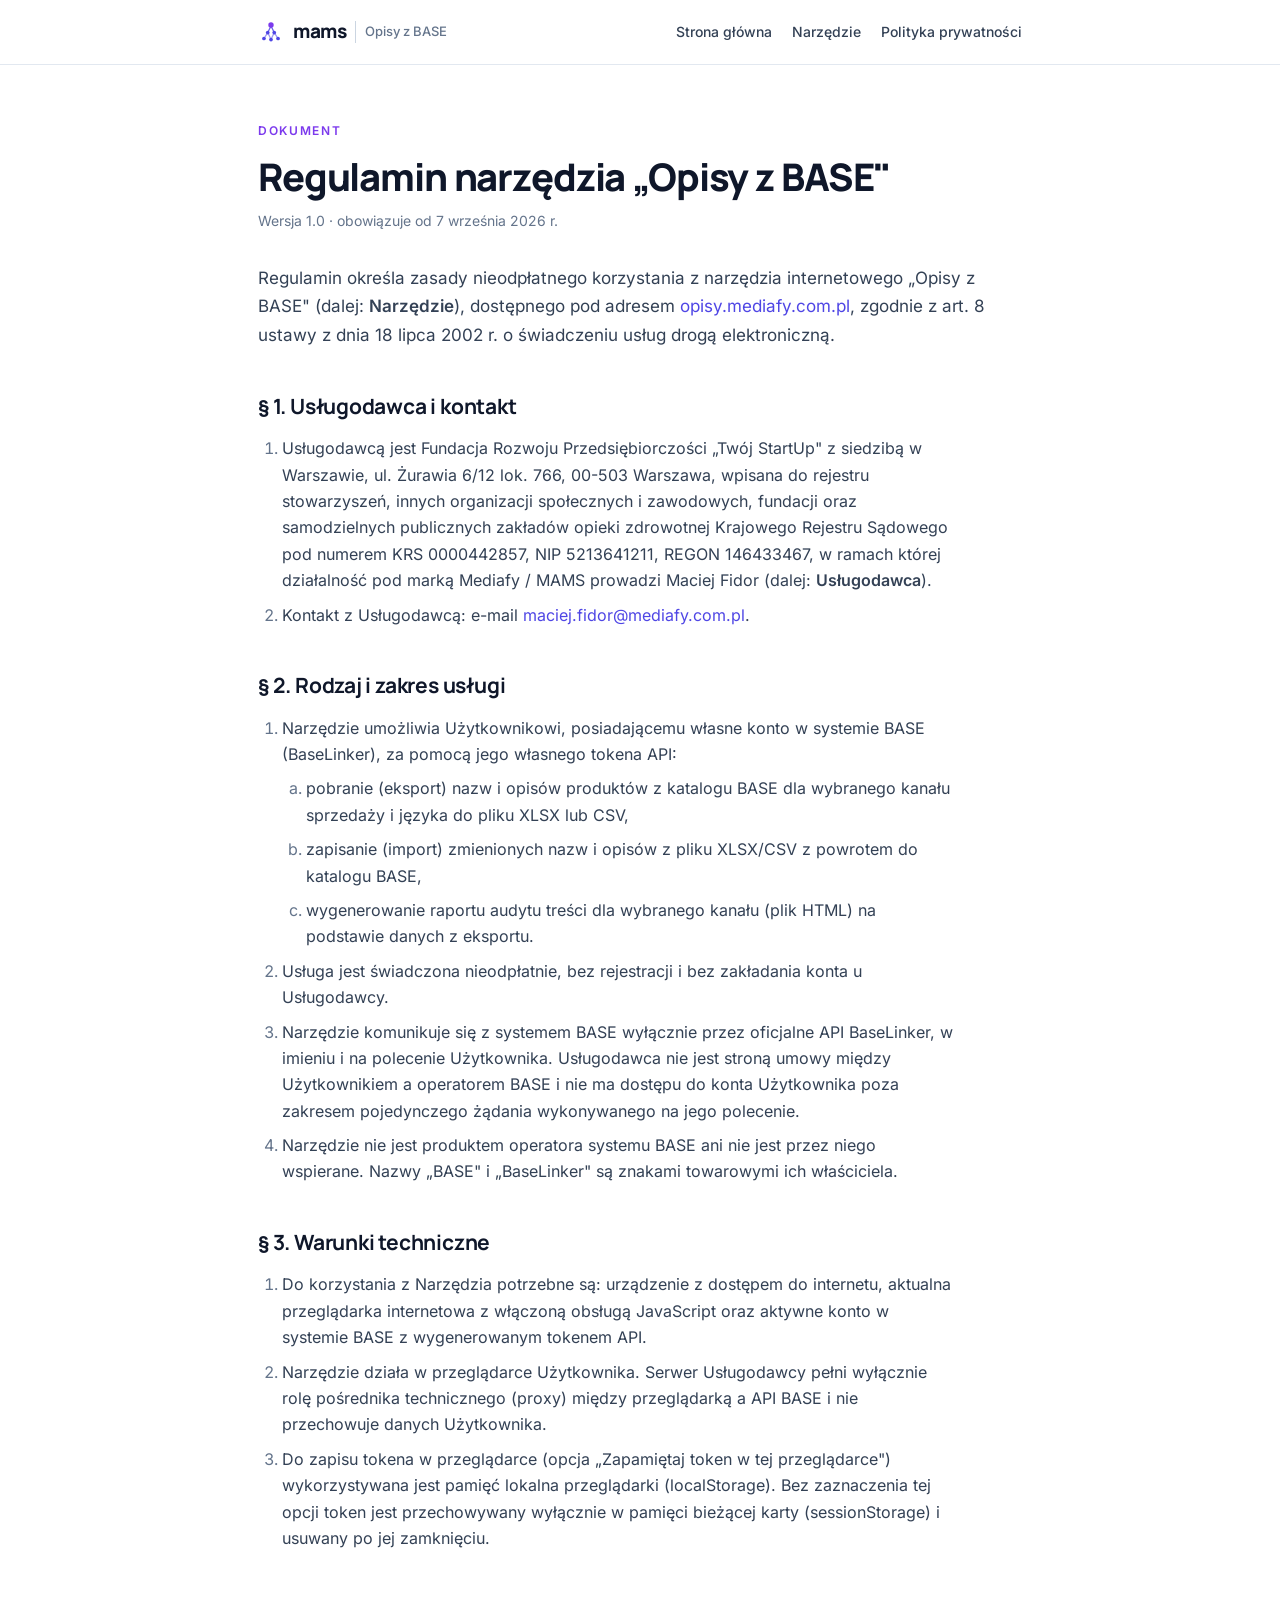
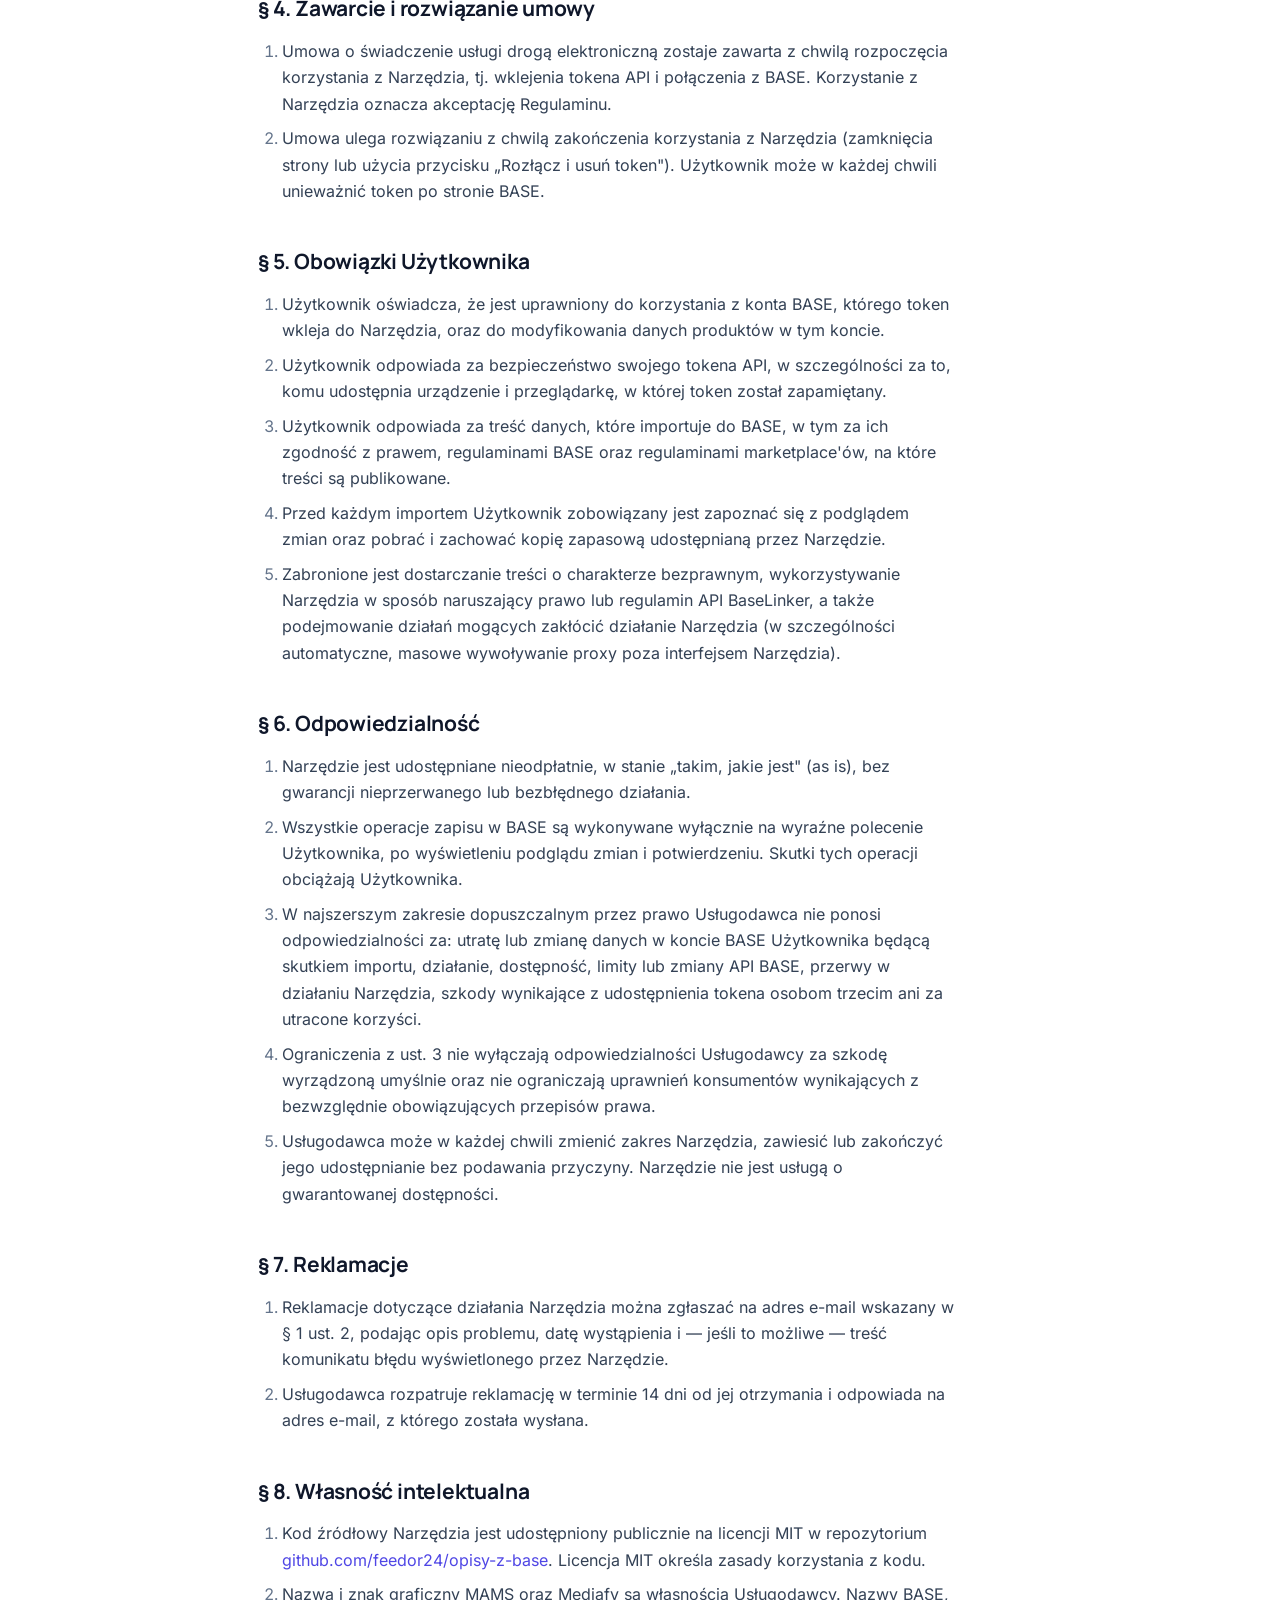
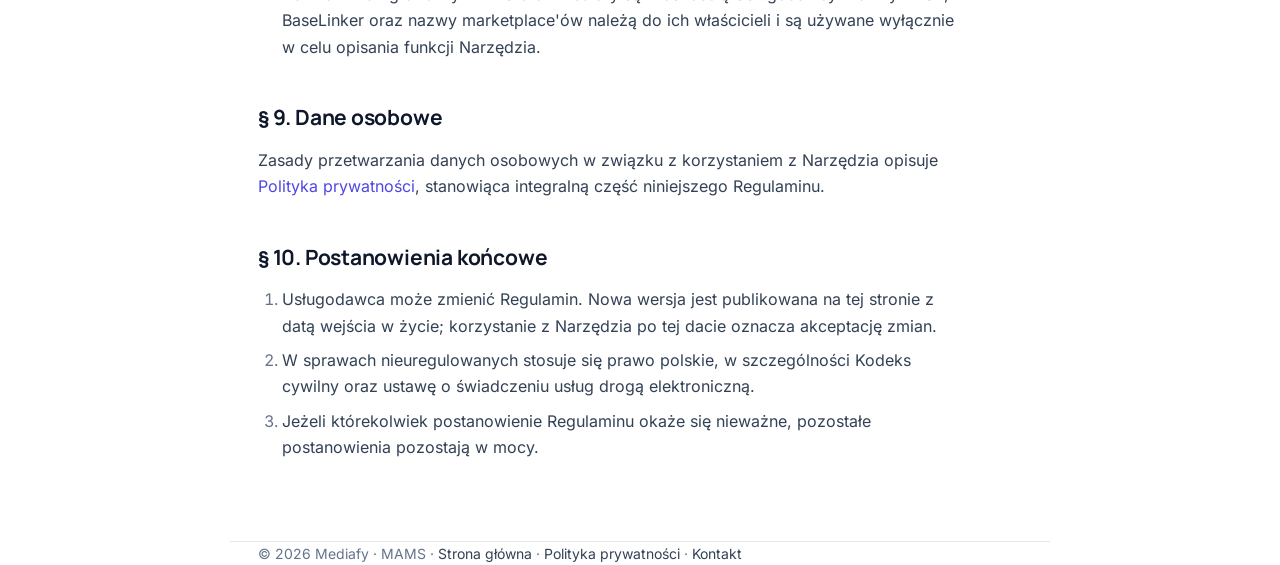
<file: regulamin.html>
<!DOCTYPE html>
<html lang="pl">
<head>
<meta charset="utf-8">
<meta name="viewport" content="width=device-width, initial-scale=1">
<title>Regulamin — Opisy z BASE</title>
<meta name="robots" content="noindex">
<link rel="icon" href="favicon.svg" type="image/svg+xml">
<link rel="stylesheet" href="fonts.css">
<link rel="stylesheet" href="doc.css">
</head>
<body>
<div class="nav"><div class="wrap">
  <a class="brand" href="/"><svg width="26" height="26" viewBox="0 0 48 48" fill="none" aria-hidden="true"><g stroke="#4F46E5" stroke-width="2.4" stroke-linecap="round"><path d="M11 36 L18 25" opacity=".55"/><path d="M24 38 L18 25" opacity=".55"/><path d="M24 38 L30 25" opacity=".55"/><path d="M37 36 L30 25" opacity=".55"/><path d="M18 25 L24 13" opacity=".85"/><path d="M30 25 L24 13" opacity=".85"/></g><g fill="#4F46E5"><circle cx="11" cy="36" r="3.4"/><circle cx="24" cy="38" r="3.4"/><circle cx="37" cy="36" r="3.4"/><circle cx="18" cy="25" r="3.4"/><circle cx="30" cy="25" r="3.4"/></g><circle cx="24" cy="11" r="5" fill="#7C3AED"/></svg>mams <small>Opisy z BASE</small></a>
  <nav><a href="/">Strona główna</a><a href="/app">Narzędzie</a><a href="/polityka-prywatnosci">Polityka prywatności</a></nav>
</div></div>

<main class="wrap doc">
  <div class="eyebrow">Dokument</div>
  <h1>Regulamin narzędzia „Opisy z BASE"</h1>
  <p class="meta">Wersja 1.0 · obowiązuje od 7 września 2026 r.</p>

  <p class="intro">Regulamin określa zasady nieodpłatnego korzystania z narzędzia internetowego „Opisy z BASE" (dalej: <b>Narzędzie</b>), dostępnego pod adresem <a href="https://opisy.mediafy.com.pl">opisy.mediafy.com.pl</a>, zgodnie z art. 8 ustawy z dnia 18 lipca 2002 r. o świadczeniu usług drogą elektroniczną.</p>

  <h2>§ 1. Usługodawca i kontakt</h2>
  <ol>
    <li>Usługodawcą jest Fundacja Rozwoju Przedsiębiorczości „Twój StartUp" z siedzibą w Warszawie, ul. Żurawia 6/12 lok. 766, 00-503 Warszawa, wpisana do rejestru stowarzyszeń, innych organizacji społecznych i zawodowych, fundacji oraz samodzielnych publicznych zakładów opieki zdrowotnej Krajowego Rejestru Sądowego pod numerem KRS 0000442857, NIP 5213641211, REGON 146433467, w ramach której działalność pod marką Mediafy / MAMS prowadzi Maciej Fidor (dalej: <b>Usługodawca</b>).</li>
    <li>Kontakt z Usługodawcą: e-mail <a href="mailto:maciej.fidor@mediafy.com.pl">maciej.fidor@mediafy.com.pl</a>.</li>
  </ol>

  <h2>§ 2. Rodzaj i zakres usługi</h2>
  <ol>
    <li>Narzędzie umożliwia Użytkownikowi, posiadającemu własne konto w systemie BASE (BaseLinker), za pomocą jego własnego tokena API:
      <ol type="a">
        <li>pobranie (eksport) nazw i opisów produktów z katalogu BASE dla wybranego kanału sprzedaży i języka do pliku XLSX lub CSV,</li>
        <li>zapisanie (import) zmienionych nazw i opisów z pliku XLSX/CSV z powrotem do katalogu BASE,</li>
        <li>wygenerowanie raportu audytu treści dla wybranego kanału (plik HTML) na podstawie danych z eksportu.</li>
      </ol>
    </li>
    <li>Usługa jest świadczona nieodpłatnie, bez rejestracji i bez zakładania konta u Usługodawcy.</li>
    <li>Narzędzie komunikuje się z systemem BASE wyłącznie przez oficjalne API BaseLinker, w imieniu i na polecenie Użytkownika. Usługodawca nie jest stroną umowy między Użytkownikiem a operatorem BASE i nie ma dostępu do konta Użytkownika poza zakresem pojedynczego żądania wykonywanego na jego polecenie.</li>
    <li>Narzędzie nie jest produktem operatora systemu BASE ani nie jest przez niego wspierane. Nazwy „BASE" i „BaseLinker" są znakami towarowymi ich właściciela.</li>
  </ol>

  <h2>§ 3. Warunki techniczne</h2>
  <ol>
    <li>Do korzystania z Narzędzia potrzebne są: urządzenie z dostępem do internetu, aktualna przeglądarka internetowa z włączoną obsługą JavaScript oraz aktywne konto w systemie BASE z wygenerowanym tokenem API.</li>
    <li>Narzędzie działa w przeglądarce Użytkownika. Serwer Usługodawcy pełni wyłącznie rolę pośrednika technicznego (proxy) między przeglądarką a API BASE i nie przechowuje danych Użytkownika.</li>
    <li>Do zapisu tokena w przeglądarce (opcja „Zapamiętaj token w tej przeglądarce") wykorzystywana jest pamięć lokalna przeglądarki (localStorage). Bez zaznaczenia tej opcji token jest przechowywany wyłącznie w pamięci bieżącej karty (sessionStorage) i usuwany po jej zamknięciu.</li>
  </ol>

  <h2>§ 4. Zawarcie i rozwiązanie umowy</h2>
  <ol>
    <li>Umowa o świadczenie usługi drogą elektroniczną zostaje zawarta z chwilą rozpoczęcia korzystania z Narzędzia, tj. wklejenia tokena API i połączenia z BASE. Korzystanie z Narzędzia oznacza akceptację Regulaminu.</li>
    <li>Umowa ulega rozwiązaniu z chwilą zakończenia korzystania z Narzędzia (zamknięcia strony lub użycia przycisku „Rozłącz i usuń token"). Użytkownik może w każdej chwili unieważnić token po stronie BASE.</li>
  </ol>

  <h2>§ 5. Obowiązki Użytkownika</h2>
  <ol>
    <li>Użytkownik oświadcza, że jest uprawniony do korzystania z konta BASE, którego token wkleja do Narzędzia, oraz do modyfikowania danych produktów w tym koncie.</li>
    <li>Użytkownik odpowiada za bezpieczeństwo swojego tokena API, w szczególności za to, komu udostępnia urządzenie i przeglądarkę, w której token został zapamiętany.</li>
    <li>Użytkownik odpowiada za treść danych, które importuje do BASE, w tym za ich zgodność z prawem, regulaminami BASE oraz regulaminami marketplace'ów, na które treści są publikowane.</li>
    <li>Przed każdym importem Użytkownik zobowiązany jest zapoznać się z podglądem zmian oraz pobrać i zachować kopię zapasową udostępnianą przez Narzędzie.</li>
    <li>Zabronione jest dostarczanie treści o charakterze bezprawnym, wykorzystywanie Narzędzia w sposób naruszający prawo lub regulamin API BaseLinker, a także podejmowanie działań mogących zakłócić działanie Narzędzia (w szczególności automatyczne, masowe wywoływanie proxy poza interfejsem Narzędzia).</li>
  </ol>

  <h2>§ 6. Odpowiedzialność</h2>
  <ol>
    <li>Narzędzie jest udostępniane nieodpłatnie, w stanie „takim, jakie jest" (as is), bez gwarancji nieprzerwanego lub bezbłędnego działania.</li>
    <li>Wszystkie operacje zapisu w BASE są wykonywane wyłącznie na wyraźne polecenie Użytkownika, po wyświetleniu podglądu zmian i potwierdzeniu. Skutki tych operacji obciążają Użytkownika.</li>
    <li>W najszerszym zakresie dopuszczalnym przez prawo Usługodawca nie ponosi odpowiedzialności za: utratę lub zmianę danych w koncie BASE Użytkownika będącą skutkiem importu, działanie, dostępność, limity lub zmiany API BASE, przerwy w działaniu Narzędzia, szkody wynikające z udostępnienia tokena osobom trzecim ani za utracone korzyści.</li>
    <li>Ograniczenia z ust. 3 nie wyłączają odpowiedzialności Usługodawcy za szkodę wyrządzoną umyślnie oraz nie ograniczają uprawnień konsumentów wynikających z bezwzględnie obowiązujących przepisów prawa.</li>
    <li>Usługodawca może w każdej chwili zmienić zakres Narzędzia, zawiesić lub zakończyć jego udostępnianie bez podawania przyczyny. Narzędzie nie jest usługą o gwarantowanej dostępności.</li>
  </ol>

  <h2>§ 7. Reklamacje</h2>
  <ol>
    <li>Reklamacje dotyczące działania Narzędzia można zgłaszać na adres e-mail wskazany w § 1 ust. 2, podając opis problemu, datę wystąpienia i — jeśli to możliwe — treść komunikatu błędu wyświetlonego przez Narzędzie.</li>
    <li>Usługodawca rozpatruje reklamację w terminie 14 dni od jej otrzymania i odpowiada na adres e-mail, z którego została wysłana.</li>
  </ol>

  <h2>§ 8. Własność intelektualna</h2>
  <ol>
    <li>Kod źródłowy Narzędzia jest udostępniony publicznie na licencji MIT w repozytorium <a href="https://github.com/feedor24/opisy-z-base" target="_blank" rel="noopener">github.com/feedor24/opisy-z-base</a>. Licencja MIT określa zasady korzystania z kodu.</li>
    <li>Nazwa i znak graficzny MAMS oraz Mediafy są własnością Usługodawcy. Nazwy BASE, BaseLinker oraz nazwy marketplace'ów należą do ich właścicieli i są używane wyłącznie w celu opisania funkcji Narzędzia.</li>
  </ol>

  <h2>§ 9. Dane osobowe</h2>
  <p>Zasady przetwarzania danych osobowych w związku z korzystaniem z Narzędzia opisuje <a href="/polityka-prywatnosci">Polityka prywatności</a>, stanowiąca integralną część niniejszego Regulaminu.</p>

  <h2>§ 10. Postanowienia końcowe</h2>
  <ol>
    <li>Usługodawca może zmienić Regulamin. Nowa wersja jest publikowana na tej stronie z datą wejścia w życie; korzystanie z Narzędzia po tej dacie oznacza akceptację zmian.</li>
    <li>W sprawach nieuregulowanych stosuje się prawo polskie, w szczególności Kodeks cywilny oraz ustawę o świadczeniu usług drogą elektroniczną.</li>
    <li>Jeżeli którekolwiek postanowienie Regulaminu okaże się nieważne, pozostałe postanowienia pozostają w mocy.</li>
  </ol>
</main>

<footer class="wrap">© 2026 Mediafy · MAMS · <a href="/">Strona główna</a> · <a href="/polityka-prywatnosci">Polityka prywatności</a> · <a href="mailto:maciej.fidor@mediafy.com.pl">Kontakt</a></footer>
</body>
</html>
</file>
<file: fonts.css>
/* Fonty hostowane lokalnie (bez Google Fonts) — Inter i Manrope, licencja OFL, paczki @fontsource 5.3.0 */
@font-face{font-family:'Inter';font-style:normal;font-weight:400;font-display:swap;src:url(fonts/inter-latin-ext-400-normal.woff2) format('woff2');unicode-range:U+0100-02BA,U+02BD-02C5,U+02C7-02CC,U+02CE-02D7,U+02DD-02FF,U+0304,U+0308,U+0329,U+1D00-1DBF,U+1E00-1E9F,U+1EF2-1EFF,U+2020,U+20A0-20AB,U+20AD-20C0,U+2113,U+2C60-2C7F,U+A720-A7FF}
@font-face{font-family:'Inter';font-style:normal;font-weight:400;font-display:swap;src:url(fonts/inter-latin-400-normal.woff2) format('woff2');unicode-range:U+0000-00FF,U+0131,U+0152-0153,U+02BB-02BC,U+02C6,U+02DA,U+02DC,U+0304,U+0308,U+0329,U+2000-206F,U+20AC,U+2122,U+2191,U+2193,U+2212,U+2215,U+FEFF,U+FFFD}
@font-face{font-family:'Inter';font-style:normal;font-weight:500;font-display:swap;src:url(fonts/inter-latin-ext-500-normal.woff2) format('woff2');unicode-range:U+0100-02BA,U+02BD-02C5,U+02C7-02CC,U+02CE-02D7,U+02DD-02FF,U+0304,U+0308,U+0329,U+1D00-1DBF,U+1E00-1E9F,U+1EF2-1EFF,U+2020,U+20A0-20AB,U+20AD-20C0,U+2113,U+2C60-2C7F,U+A720-A7FF}
@font-face{font-family:'Inter';font-style:normal;font-weight:500;font-display:swap;src:url(fonts/inter-latin-500-normal.woff2) format('woff2');unicode-range:U+0000-00FF,U+0131,U+0152-0153,U+02BB-02BC,U+02C6,U+02DA,U+02DC,U+0304,U+0308,U+0329,U+2000-206F,U+20AC,U+2122,U+2191,U+2193,U+2212,U+2215,U+FEFF,U+FFFD}
@font-face{font-family:'Inter';font-style:normal;font-weight:600;font-display:swap;src:url(fonts/inter-latin-ext-600-normal.woff2) format('woff2');unicode-range:U+0100-02BA,U+02BD-02C5,U+02C7-02CC,U+02CE-02D7,U+02DD-02FF,U+0304,U+0308,U+0329,U+1D00-1DBF,U+1E00-1E9F,U+1EF2-1EFF,U+2020,U+20A0-20AB,U+20AD-20C0,U+2113,U+2C60-2C7F,U+A720-A7FF}
@font-face{font-family:'Inter';font-style:normal;font-weight:600;font-display:swap;src:url(fonts/inter-latin-600-normal.woff2) format('woff2');unicode-range:U+0000-00FF,U+0131,U+0152-0153,U+02BB-02BC,U+02C6,U+02DA,U+02DC,U+0304,U+0308,U+0329,U+2000-206F,U+20AC,U+2122,U+2191,U+2193,U+2212,U+2215,U+FEFF,U+FFFD}
@font-face{font-family:'Manrope';font-style:normal;font-weight:700;font-display:swap;src:url(fonts/manrope-latin-ext-700-normal.woff2) format('woff2');unicode-range:U+0100-02BA,U+02BD-02C5,U+02C7-02CC,U+02CE-02D7,U+02DD-02FF,U+0304,U+0308,U+0329,U+1D00-1DBF,U+1E00-1E9F,U+1EF2-1EFF,U+2020,U+20A0-20AB,U+20AD-20C0,U+2113,U+2C60-2C7F,U+A720-A7FF}
@font-face{font-family:'Manrope';font-style:normal;font-weight:700;font-display:swap;src:url(fonts/manrope-latin-700-normal.woff2) format('woff2');unicode-range:U+0000-00FF,U+0131,U+0152-0153,U+02BB-02BC,U+02C6,U+02DA,U+02DC,U+0304,U+0308,U+0329,U+2000-206F,U+20AC,U+2122,U+2191,U+2193,U+2212,U+2215,U+FEFF,U+FFFD}
@font-face{font-family:'Manrope';font-style:normal;font-weight:800;font-display:swap;src:url(fonts/manrope-latin-ext-800-normal.woff2) format('woff2');unicode-range:U+0100-02BA,U+02BD-02C5,U+02C7-02CC,U+02CE-02D7,U+02DD-02FF,U+0304,U+0308,U+0329,U+1D00-1DBF,U+1E00-1E9F,U+1EF2-1EFF,U+2020,U+20A0-20AB,U+20AD-20C0,U+2113,U+2C60-2C7F,U+A720-A7FF}
@font-face{font-family:'Manrope';font-style:normal;font-weight:800;font-display:swap;src:url(fonts/manrope-latin-800-normal.woff2) format('woff2');unicode-range:U+0000-00FF,U+0131,U+0152-0153,U+02BB-02BC,U+02C6,U+02DA,U+02DC,U+0304,U+0308,U+0329,U+2000-206F,U+20AC,U+2122,U+2191,U+2193,U+2212,U+2215,U+FEFF,U+FFFD}
</file>
<file: doc.css>
/* Styl dokumentów prawnych (regulamin, polityka prywatności) — te same tokeny co landing */
:root{
  --ink:#0F172A;--ink-soft:#334155;--muted:#64748B;--surface:#F8FAFC;--surface-2:#F1F5F9;--line:#E2E8F0;--line-2:#CBD5E1;
  --primary:#4F46E5;--primary-700:#4338CA;--primary-50:#EEF2FF;--accent:#7C3AED;
  --fd:'Manrope','Segoe UI',system-ui,sans-serif;--fb:'Inter',system-ui,-apple-system,sans-serif;
  --fm:ui-monospace,'Cascadia Code',SFMono-Regular,Menlo,Consolas,monospace;
}
*{box-sizing:border-box;margin:0;padding:0}
body{font-family:var(--fb);color:var(--ink);background:#fff;line-height:1.65;font-size:16px}
a{color:var(--primary);text-decoration:none}a:hover{text-decoration:underline}
:focus-visible{outline:3px solid #818CF8;outline-offset:3px;border-radius:6px}
b{font-weight:600}
.wrap{max-width:820px;margin:0 auto;padding:0 28px}
.nav{border-bottom:1px solid var(--line);background:#fff}
.nav .wrap{display:flex;align-items:center;gap:24px;height:64px}
.brand{display:flex;align-items:center;gap:9px;font-family:var(--fd);font-weight:800;font-size:19px;letter-spacing:-.02em;color:var(--ink)}
.brand:hover{text-decoration:none}
.brand small{font-family:var(--fb);font-weight:500;color:var(--muted);font-size:13px;letter-spacing:0;padding-left:9px;border-left:1px solid var(--line-2)}
.nav nav{margin-left:auto;display:flex;gap:20px;font-size:14px;font-weight:500}
.nav nav a{color:var(--ink-soft)}
.doc{padding:56px 28px 80px}
.eyebrow{font-size:12px;font-weight:600;letter-spacing:.14em;text-transform:uppercase;color:var(--accent);margin-bottom:14px}
h1{font-family:var(--fd);font-weight:800;font-size:clamp(28px,4vw,38px);line-height:1.12;letter-spacing:-.03em;text-wrap:balance}
.meta{color:var(--muted);font-size:14px;margin:12px 0 32px}
.intro{font-size:17px;color:var(--ink-soft);margin-bottom:8px}
.summary{background:var(--primary-50);border:1px solid #C7D2FE;border-radius:14px;padding:18px 20px;color:#3730A3;font-size:15.5px;margin-bottom:8px;line-height:1.55}
h2{font-family:var(--fd);font-weight:700;font-size:21px;letter-spacing:-.01em;margin:40px 0 12px}
p{color:var(--ink-soft);margin-bottom:12px;max-width:70ch}
ol,ul{color:var(--ink-soft);padding-left:24px;display:grid;gap:8px;max-width:70ch}
ol ol{margin-top:8px}
li::marker{color:var(--muted);font-variant-numeric:tabular-nums}
.mono{font-family:var(--fm);font-size:.9em;background:var(--surface-2);padding:1px 6px;border-radius:5px;color:var(--ink)}
.fill{background:#FEF3C7;color:#92400E;border:1px dashed #F59E0B;border-radius:6px;padding:1px 7px;font-weight:600;font-size:.92em}
.tbl-wrap{overflow-x:auto;border:1px solid var(--line);border-radius:12px;margin:8px 0 14px}
table{border-collapse:collapse;width:100%;min-width:680px;font-size:14.5px}
th,td{padding:12px 14px;border-bottom:1px solid var(--line);text-align:left;vertical-align:top;color:var(--ink-soft)}
th{background:var(--surface);color:var(--muted);font-size:11.5px;font-weight:600;letter-spacing:.08em;text-transform:uppercase}
tr:last-child td{border-bottom:0}
td b{color:var(--ink)}
footer{border-top:1px solid var(--line);padding:28px;font-size:14px;color:var(--muted)}
footer a{color:var(--ink-soft)}
@media (max-width:600px){.wrap{padding:0 20px}.nav nav{display:none}.brand small{display:none}.doc{padding:40px 20px 64px}}
</file>
